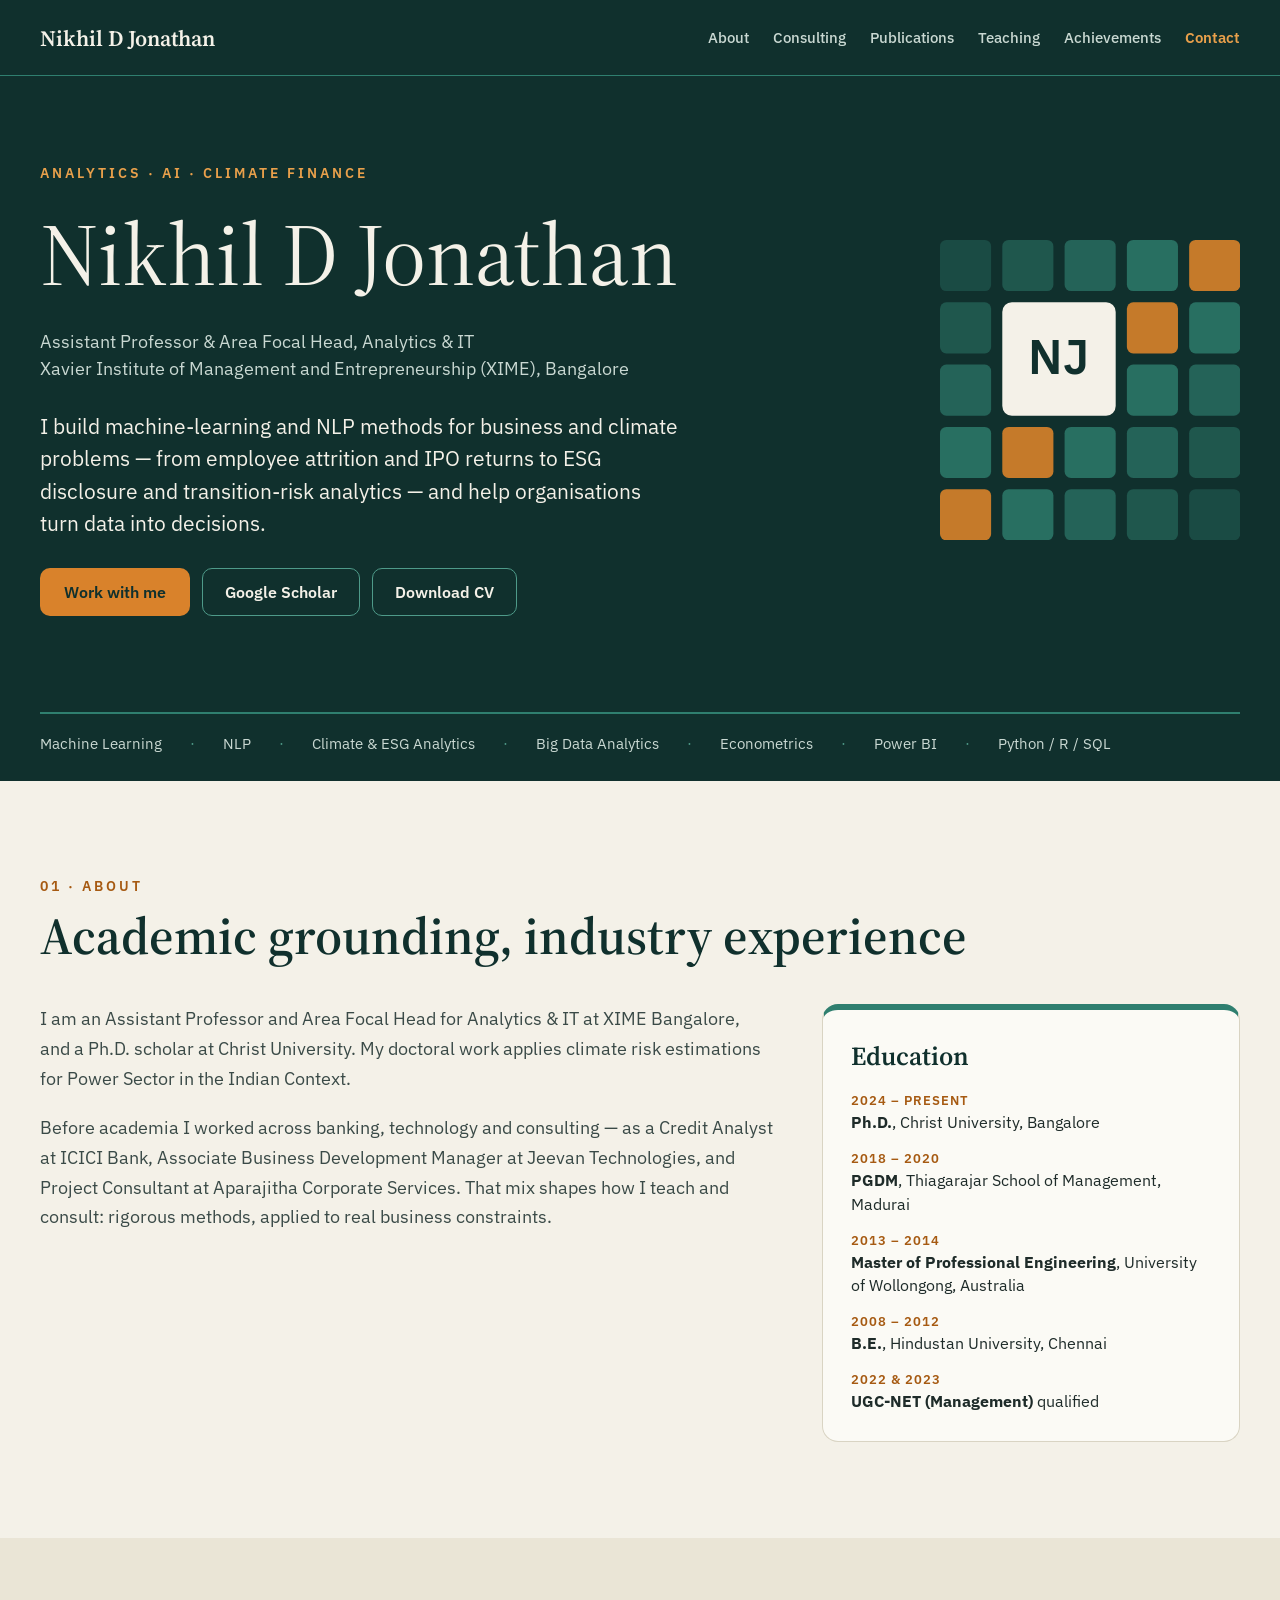
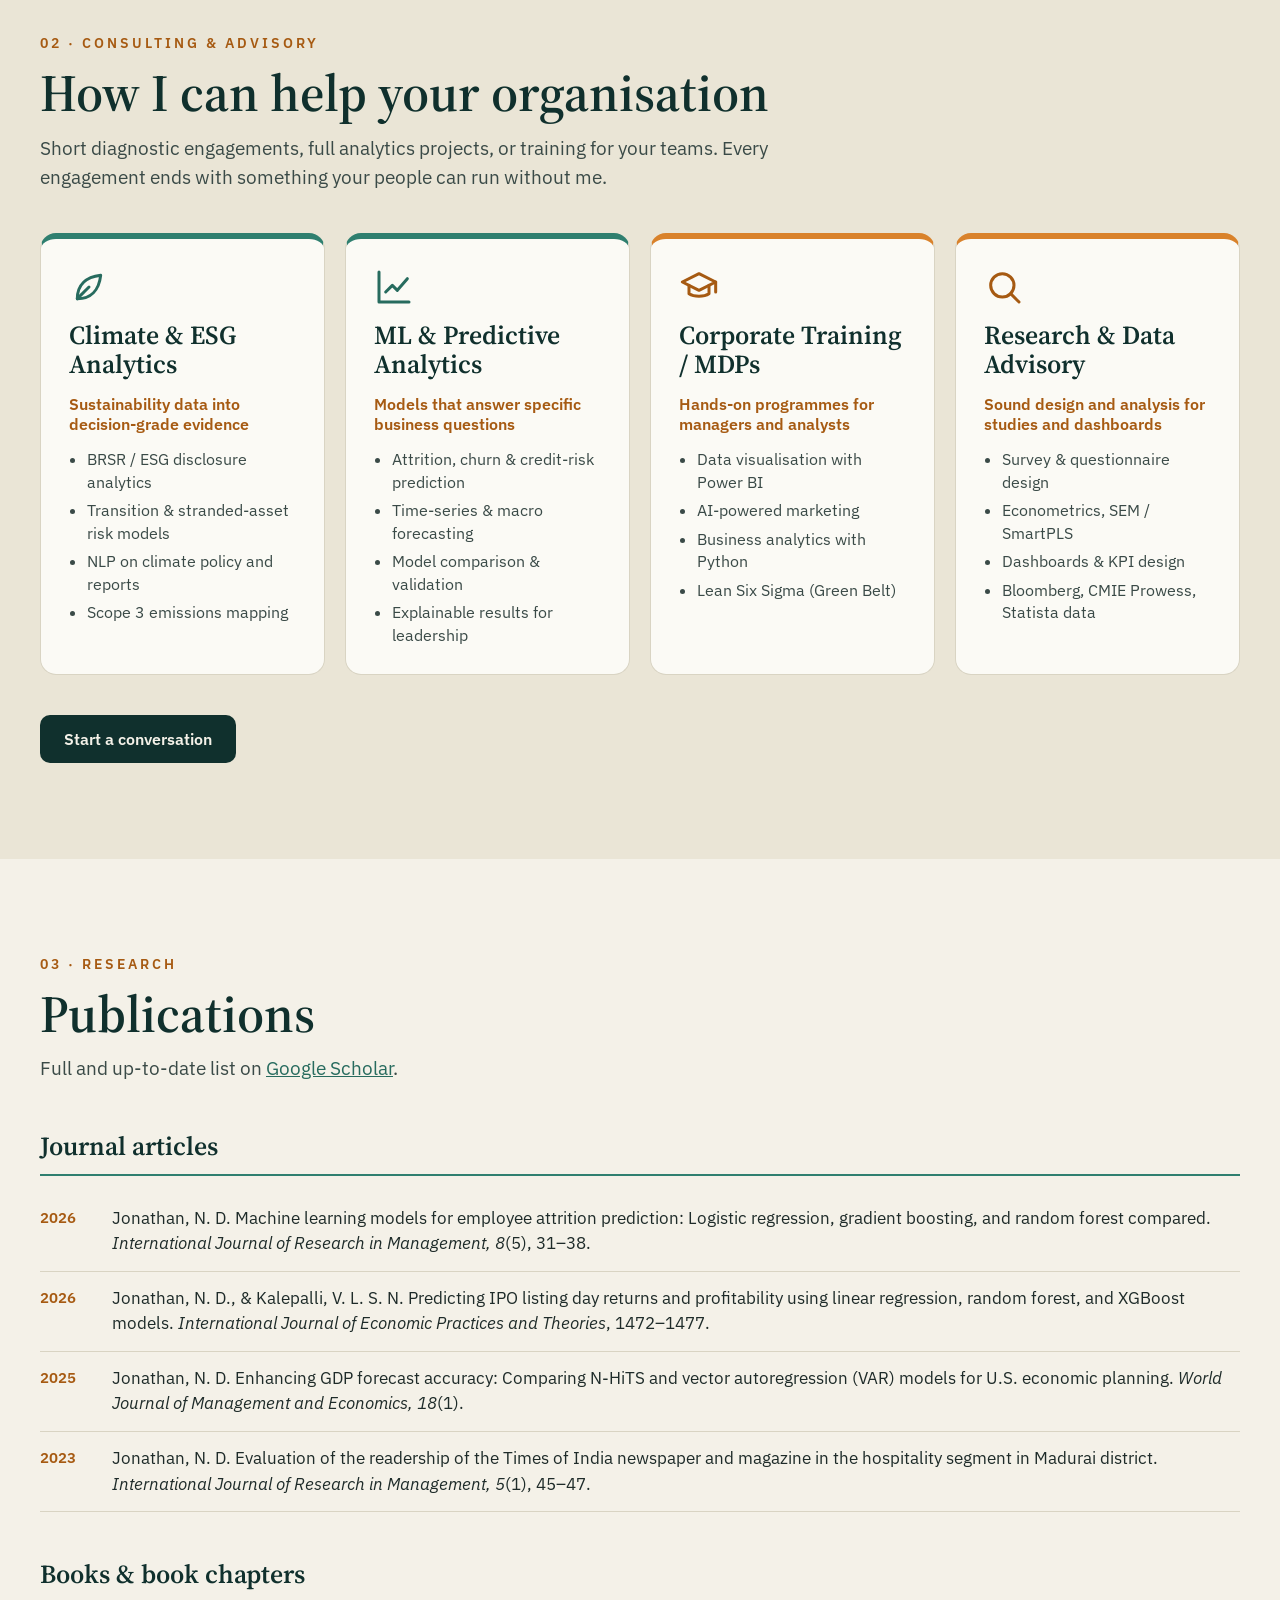
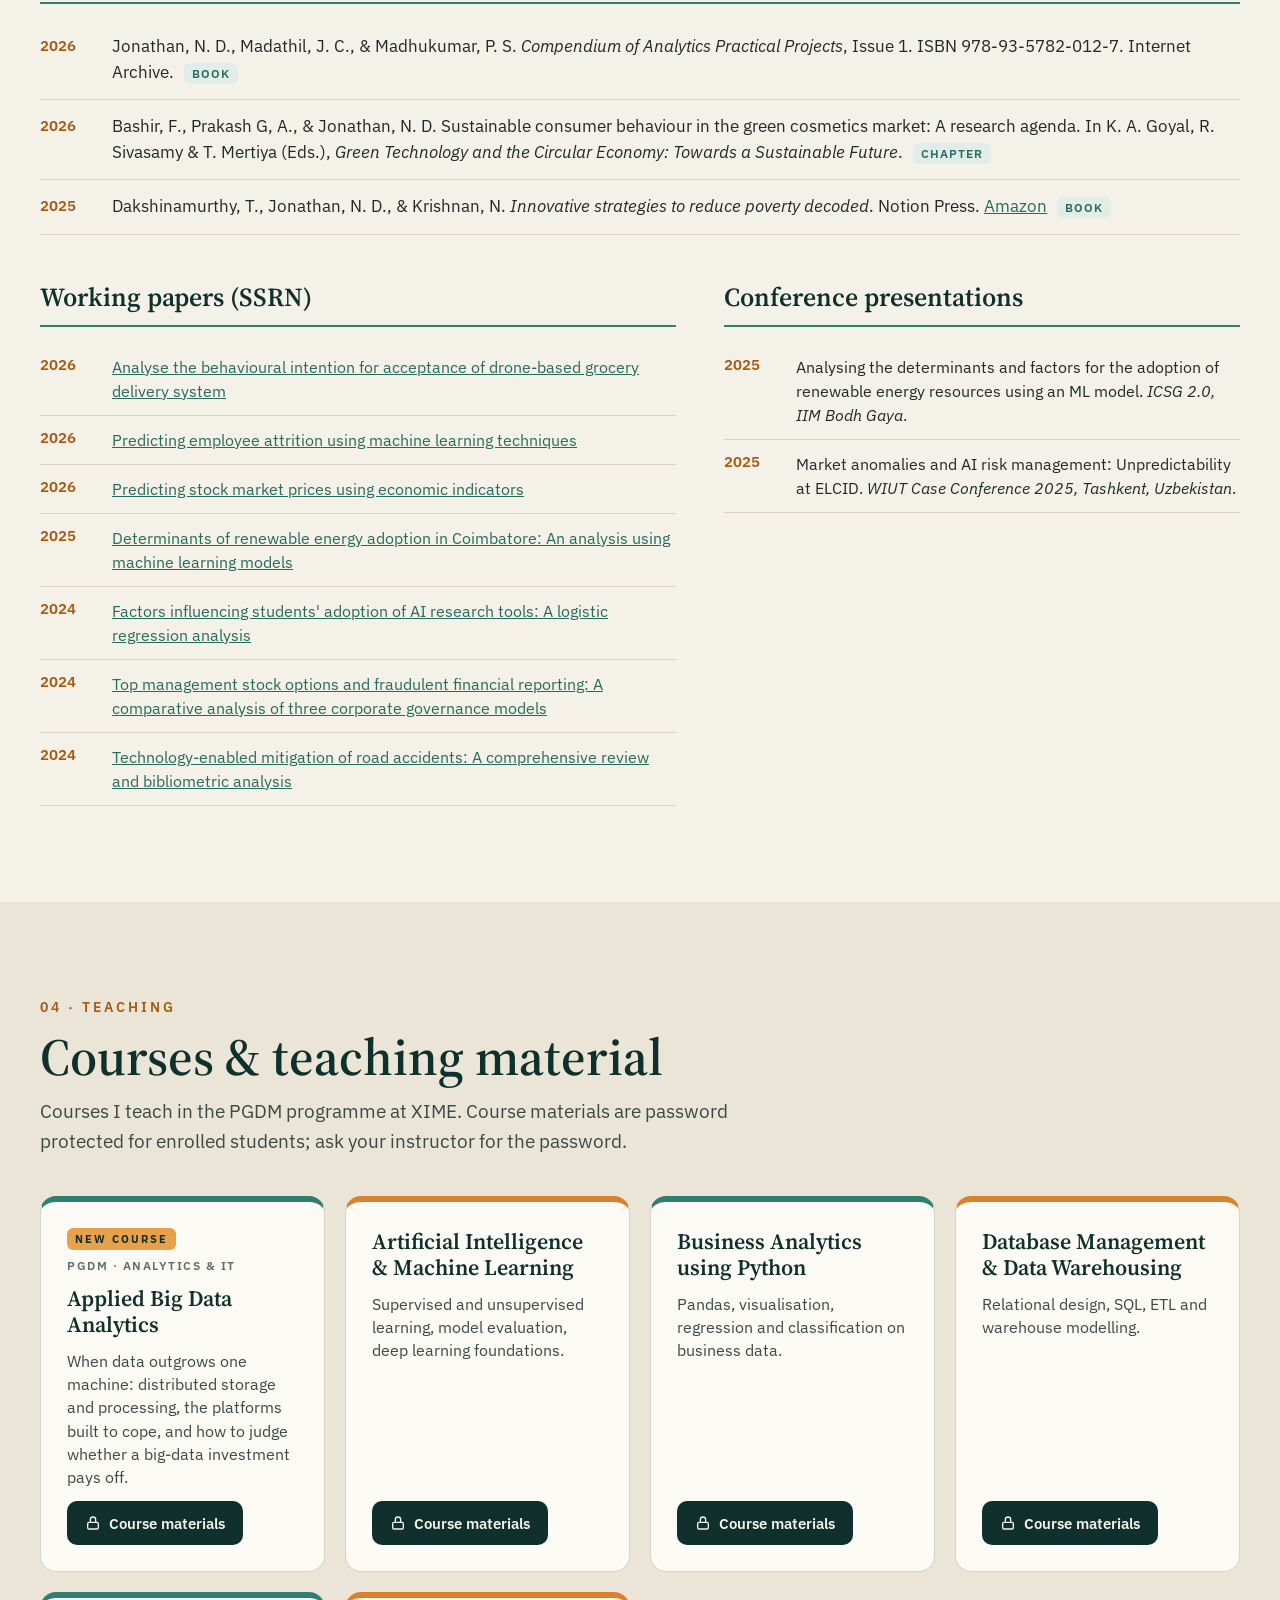
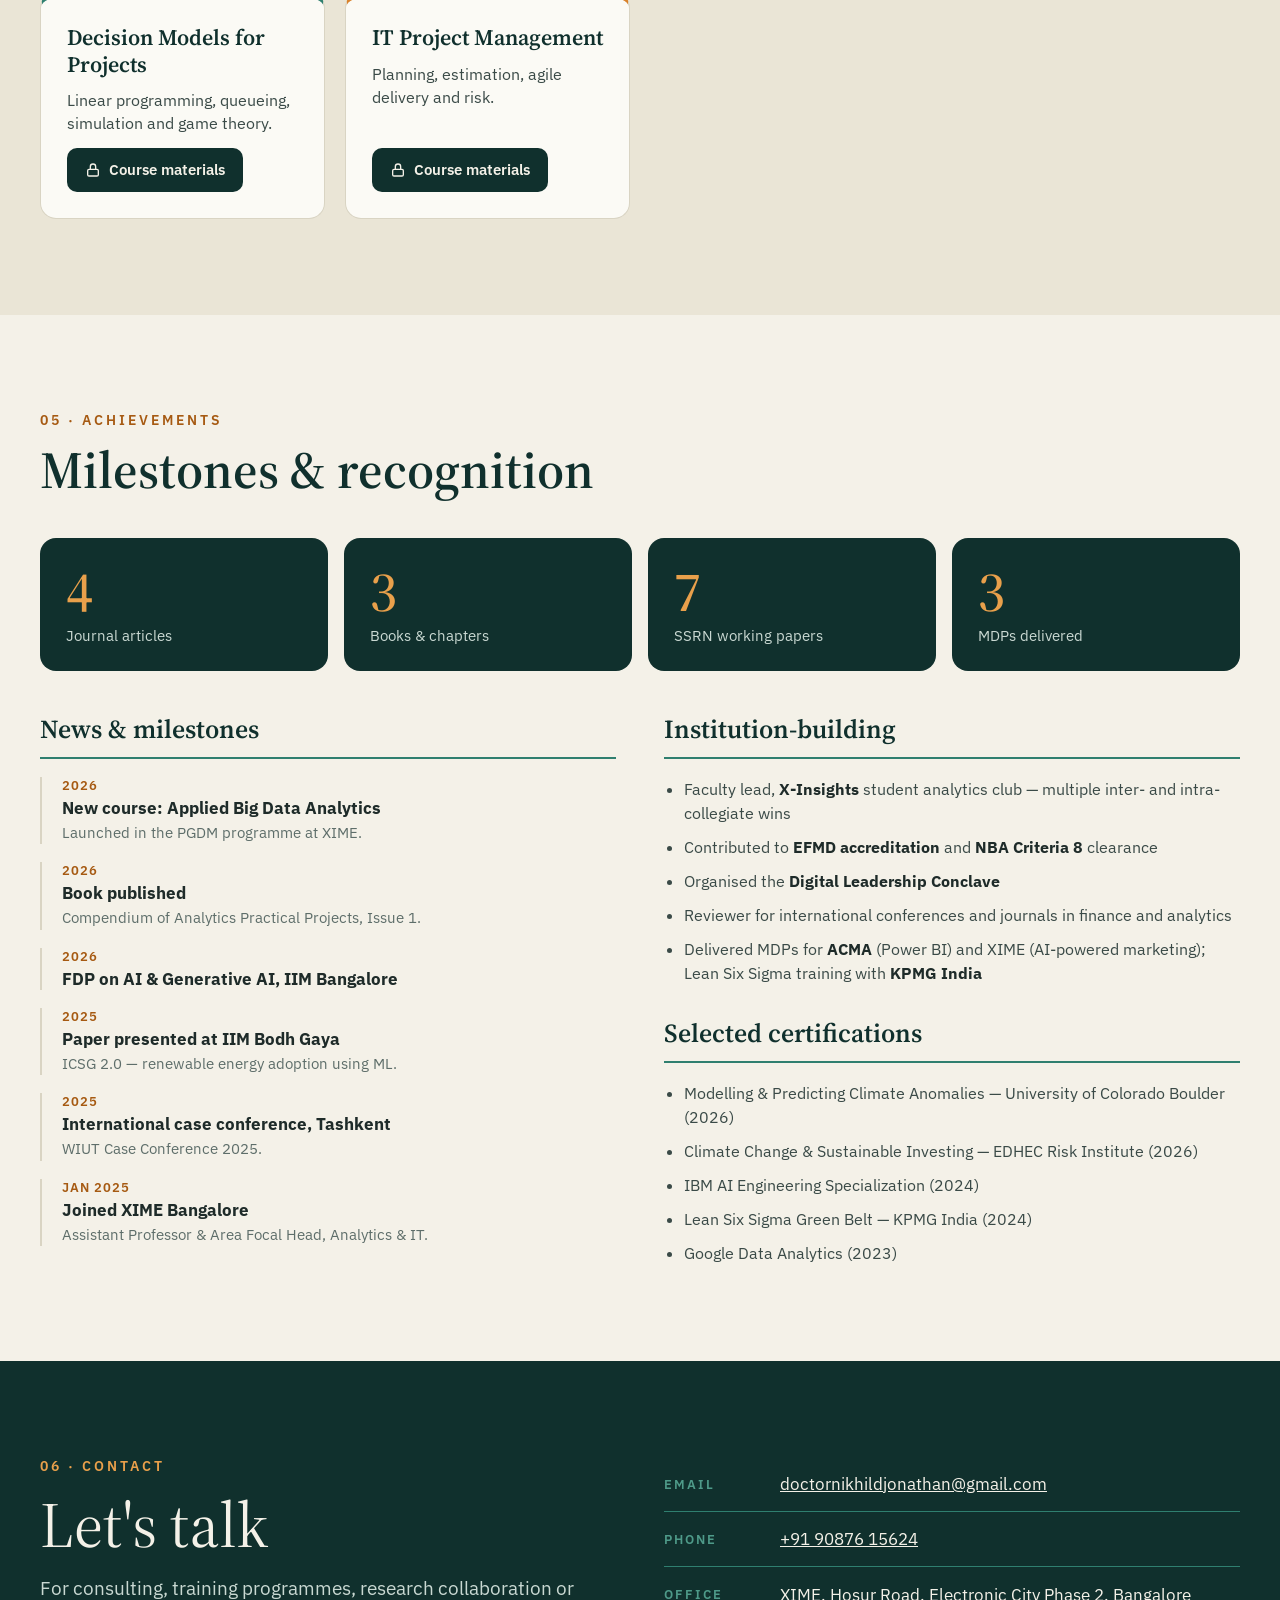
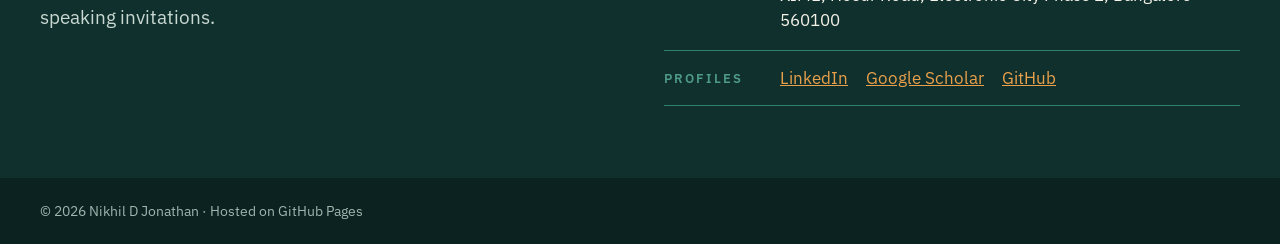
<file: index.html>
<!doctype html>
<html lang="en">
<head>
<meta charset="utf-8">
<meta name="viewport" content="width=device-width, initial-scale=1">
<title>Nikhil D Jonathan | Analytics &amp; AI</title>
<meta name="description" content="Nikhil D Jonathan — Assistant Professor &amp; Area Focal Head, Analytics &amp; IT, XIME Bangalore. Machine learning, big data, climate &amp; ESG analytics, consulting and corporate training.">
<meta property="og:title" content="Nikhil D Jonathan | Analytics &amp; AI">
<meta property="og:description" content="Research, teaching and consulting in machine learning, big data, climate &amp; ESG analytics.">
<meta property="og:image" content="https://avatars.githubusercontent.com/u/234735012?v=4">
<link rel="icon" href="data:image/svg+xml,<svg xmlns='http://www.w3.org/2000/svg' viewBox='0 0 100 100'><rect width='100' height='100' rx='20' fill='%2310302D'/><text x='50' y='66' font-size='50' text-anchor='middle' fill='%23F4F1E8' font-family='Georgia'>NJ</text></svg>">
<link rel="preconnect" href="https://fonts.googleapis.com">
<link rel="preconnect" href="https://fonts.gstatic.com" crossorigin="">
<link href="https://fonts.googleapis.com/css2?family=Source+Serif+4:ital,wght@0,400..700;1,400..700&amp;family=IBM+Plex+Sans:ital,wght@0,400;0,500;0,600;0,700;1,400&amp;display=swap" rel="stylesheet">
<style>
body{margin:0;background:#F4F1E8}
a{color:#276B5E}a:hover{color:#10302D}
h1,h2,h3,p,ul,ol{margin:0}
</style>
<style>
html{scroll-behavior:smooth}
[hidden]{display:none!important}
.course-grid{display:grid;grid-template-columns:repeat(auto-fit,minmax(260px,1fr));gap:20px}
.course-card{background:#FBFAF5;border:1px solid #D9D4C3;border-top:6px solid #2F7F6F;border-radius:16px;padding:26px;display:flex;flex-direction:column;gap:12px}
.course-card h3{font-family:'Source Serif 4',Georgia,serif;font-size:22px;font-weight:600;line-height:1.2;color:#10302D}
.course-card p{font-size:15.5px;line-height:1.5;color:#3A4A47;flex:1}
.course-tags{display:flex;flex-wrap:wrap;gap:8px;align-items:center}
.course-badge{font-size:11px;font-weight:700;letter-spacing:2px;color:#10302D;background:#E9A04B;border-radius:6px;padding:4px 8px;text-transform:uppercase}
.course-label{font-size:12px;font-weight:600;letter-spacing:1.5px;color:#5E6E6A;text-transform:uppercase}
.course-btn{align-self:flex-start;display:inline-flex;align-items:center;gap:8px;min-height:44px;padding:0 18px;border:0;border-radius:10px;background:#10302D;color:#F4F1E8;font:600 15px 'IBM Plex Sans',Arial,sans-serif;cursor:pointer}
.course-btn:hover{background:#276B5E}
.course-btn:focus-visible,.mat-dialog button:focus-visible,.mat-dialog input:focus-visible,.mat-year summary:focus-visible{outline:3px solid #D9822B;outline-offset:2px}
.mat-dialog{width:min(640px,calc(100vw - 32px));max-height:min(80vh,760px);border:0;border-radius:18px;padding:0;background:#F4F1E8;color:#1E2B29;font-family:'IBM Plex Sans',Arial,sans-serif;box-shadow:0 24px 60px rgba(16,48,45,.35)}
.mat-dialog::backdrop{background:rgba(11,34,32,.6)}
.mat-head{display:flex;justify-content:space-between;align-items:flex-start;gap:16px;background:#10302D;padding:22px 24px}
.mat-head p{font-size:12px;font-weight:600;letter-spacing:2.5px;text-transform:uppercase;color:#E9A04B;margin:0 0 6px}
.mat-head h2{font-family:'Source Serif 4',Georgia,serif;font-size:26px;font-weight:500;line-height:1.15;color:#F4F1E8;margin:0}
.mat-close{flex:0 0 44px;height:44px;border:1px solid #2F7F6F;border-radius:10px;background:transparent;color:#F4F1E8;font-size:22px;cursor:pointer}
.mat-body{padding:24px;overflow:auto}
.mat-form{display:flex;flex-direction:column;gap:10px}
.mat-form label{font-weight:600;font-size:15px;color:#10302D}
.mat-row{display:flex;flex-wrap:wrap;gap:10px}
.mat-row input{flex:1 1 220px;min-height:44px;padding:0 14px;border:1.5px solid #B9B29C;border-radius:10px;background:#FBFAF5;font:16px 'IBM Plex Sans',Arial,sans-serif;color:#1E2B29}
.mat-row button{min-height:44px;padding:0 20px;border:0;border-radius:10px;background:#D9822B;color:#10302D;font:600 15px 'IBM Plex Sans',Arial,sans-serif;cursor:pointer}
.mat-row button:disabled{opacity:.6;cursor:wait}
.mat-hint{font-size:14px;color:#5E6E6A;margin:0}
.mat-msg{min-height:20px;font-size:14.5px;color:#9A3B12;margin:0}
.mat-list{display:flex;flex-direction:column;gap:12px}
.mat-year{background:#FBFAF5;border:1px solid #D9D4C3;border-radius:12px}
.mat-year summary{display:flex;align-items:center;gap:10px;min-height:52px;padding:0 16px;cursor:pointer;list-style:none;font-weight:600}
.mat-year summary::-webkit-details-marker{display:none}
.mat-year summary::after{content:'';margin-left:auto;width:8px;height:8px;border-right:2px solid #276B5E;border-bottom:2px solid #276B5E;transform:rotate(-45deg);transition:transform .15s}
.mat-year[open] summary::after{transform:rotate(45deg)}
.mat-y{font-size:17px;color:#10302D}
.mat-n{font-size:13px;font-weight:500;color:#5E6E6A}
.mat-year ul{list-style:none;margin:0;padding:4px 16px 14px 46px;display:flex;flex-direction:column;gap:10px;border-top:1px solid #D9D4C3;padding-top:12px}
.mat-year li{display:flex;flex-direction:column;gap:2px}
.mat-year li a{font-weight:600;font-size:15.5px;color:#276B5E}
.mat-year li span{font-size:13.5px;color:#5E6E6A}
.mat-empty{color:#5E6E6A}
</style>
</head>
<body>
<div style="font-family:'IBM Plex Sans', Arial, sans-serif;color:#1E2B29;background:#F4F1E8;width:100%;min-height:100vh">

<!-- HEADER -->
<header style="background:#10302D;border-bottom:1px solid #2F7F6F">
<div style="max-width:1200px;margin:0 auto;padding:18px 24px;display:flex;flex-wrap:wrap;gap:16px;align-items:center;justify-content:space-between">
<a href="#top" style="font-family:'Source Serif 4', Georgia, serif;font-size:22px;font-weight:600;color:#F4F1E8;text-decoration:none">Nikhil D Jonathan</a>
<nav aria-label="Main">
<ul style="list-style:none;padding:0;display:flex;flex-wrap:wrap;gap:4px 24px">
<li><a href="#about" style="color:#C9D8D2;text-decoration:none;font-size:15px;font-weight:500;display:inline-block;padding:10px 0">About</a></li>
<li><a href="#services" style="color:#C9D8D2;text-decoration:none;font-size:15px;font-weight:500;display:inline-block;padding:10px 0">Consulting</a></li>
<li><a href="#publications" style="color:#C9D8D2;text-decoration:none;font-size:15px;font-weight:500;display:inline-block;padding:10px 0">Publications</a></li>
<li><a href="#teaching" style="color:#C9D8D2;text-decoration:none;font-size:15px;font-weight:500;display:inline-block;padding:10px 0">Teaching</a></li>
<li><a href="#achievements" style="color:#C9D8D2;text-decoration:none;font-size:15px;font-weight:500;display:inline-block;padding:10px 0">Achievements</a></li>
<li><a href="#contact" style="color:#E9A04B;text-decoration:none;font-size:15px;font-weight:600;display:inline-block;padding:10px 0">Contact</a></li>
</ul>
</nav>
</div>
</header>

<main id="top">

<!-- HERO -->
<section style="background:#10302D;color:#F4F1E8">
<div style="max-width:1200px;margin:0 auto;padding:88px 24px 96px;display:flex;flex-wrap:wrap;gap:56px;align-items:center">
<div style="flex:999 1 560px;min-width:0;display:flex;flex-direction:column;gap:28px">
<p style="font-size:14px;font-weight:600;letter-spacing:3px;text-transform:uppercase;color:#E9A04B">Analytics · AI · Climate Finance</p>
<h1 style="font-family:'Source Serif 4', Georgia, serif;font-size:clamp(48px, 7vw, 88px);font-weight:400;line-height:1.02;color:#F4F1E8">Nikhil D Jonathan</h1>
<p style="font-size:18px;line-height:1.5;color:#C9D8D2">Assistant Professor &amp; Area Focal Head, Analytics &amp; IT<br>Xavier Institute of Management and Entrepreneurship (XIME), Bangalore</p>
<p style="font-size:21px;line-height:1.55;color:#F4F1E8;max-width:640px">I build machine-learning and NLP methods for business and climate problems — from employee attrition and IPO returns to ESG disclosure and transition-risk analytics — and help organisations turn data into decisions.</p>
<div style="display:flex;flex-wrap:wrap;gap:12px">
<a href="#services" style="background:#D9822B;color:#10302D;text-decoration:none;font-weight:600;font-size:16px;padding:14px 24px;border-radius:10px;display:inline-flex;align-items:center;min-height:20px">Work with me</a>
<a href="https://scholar.google.com/citations?user=9s0PzFMAAAAJ&amp;hl=en" target="_blank" rel="noopener" style="border:1.5px solid #4E9A89;color:#F4F1E8;text-decoration:none;font-weight:600;font-size:16px;padding:13px 22px;border-radius:10px;display:inline-flex;align-items:center">Google Scholar</a>
<a href="assets/Nikhil_D_Jonathan_CV.pdf" target="_blank" style="border:1.5px solid #4E9A89;color:#F4F1E8;text-decoration:none;font-weight:600;font-size:16px;padding:13px 22px;border-radius:10px;display:inline-flex;align-items:center">Download CV</a>
</div>
</div>
<div style="flex:1 1 300px;display:flex;justify-content:center">
<svg id="nj-grid" role="img" aria-label="Grid of data blocks in teal and amber, the site's signature motif" viewBox="0 0 376 376" style="width:100%;max-width:340px;height:auto">
<rect x="0" y="0" width="64" height="64" rx="8" fill="#2F7F6F" opacity="0.35"/><rect x="78" y="0" width="64" height="64" rx="8" fill="#2F7F6F" opacity="0.5"/><rect x="156" y="0" width="64" height="64" rx="8" fill="#2F7F6F" opacity="0.65"/><rect x="234" y="0" width="64" height="64" rx="8" fill="#2F7F6F" opacity="0.8"/><rect x="312" y="0" width="64" height="64" rx="8" fill="#D9822B" opacity="0.9"/>
<rect x="0" y="78" width="64" height="64" rx="8" fill="#2F7F6F" opacity="0.5"/><rect x="78" y="78" width="142" height="142" rx="12" fill="#F4F1E8"/><text x="149" y="168" text-anchor="middle" font-family="Source Serif 4, Georgia, serif" font-size="60" font-weight="600" fill="#10302D">NJ</text><rect x="234" y="78" width="64" height="64" rx="8" fill="#D9822B" opacity="0.9"/><rect x="312" y="78" width="64" height="64" rx="8" fill="#2F7F6F" opacity="0.8"/>
<rect x="0" y="156" width="64" height="64" rx="8" fill="#2F7F6F" opacity="0.65"/><rect x="234" y="156" width="64" height="64" rx="8" fill="#2F7F6F" opacity="0.8"/><rect x="312" y="156" width="64" height="64" rx="8" fill="#2F7F6F" opacity="0.65"/>
<rect x="0" y="234" width="64" height="64" rx="8" fill="#2F7F6F" opacity="0.8"/><rect x="78" y="234" width="64" height="64" rx="8" fill="#D9822B" opacity="0.9"/><rect x="156" y="234" width="64" height="64" rx="8" fill="#2F7F6F" opacity="0.8"/><rect x="234" y="234" width="64" height="64" rx="8" fill="#2F7F6F" opacity="0.65"/><rect x="312" y="234" width="64" height="64" rx="8" fill="#2F7F6F" opacity="0.5"/>
<rect x="0" y="312" width="64" height="64" rx="8" fill="#D9822B" opacity="0.9"/><rect x="78" y="312" width="64" height="64" rx="8" fill="#2F7F6F" opacity="0.8"/><rect x="156" y="312" width="64" height="64" rx="8" fill="#2F7F6F" opacity="0.65"/><rect x="234" y="312" width="64" height="64" rx="8" fill="#2F7F6F" opacity="0.5"/><rect x="312" y="312" width="64" height="64" rx="8" fill="#2F7F6F" opacity="0.35"/>
</svg>
</div>
</div>
<div style="max-width:1200px;margin:0 auto;padding:0 24px">
<div style="border-top:2px solid #2F7F6F;padding:20px 0 28px;display:flex;flex-wrap:wrap;gap:8px 28px">
<span style="font-size:15px;color:#C9D8D2">Machine Learning</span><span style="font-size:15px;color:#4E9A89">·</span>
<span style="font-size:15px;color:#C9D8D2">NLP</span><span style="font-size:15px;color:#4E9A89">·</span>
<span style="font-size:15px;color:#C9D8D2">Climate &amp; ESG Analytics</span><span style="font-size:15px;color:#4E9A89">·</span>
<span style="font-size:15px;color:#C9D8D2">Big Data Analytics</span><span style="font-size:15px;color:#4E9A89">·</span>
<span style="font-size:15px;color:#C9D8D2">Econometrics</span><span style="font-size:15px;color:#4E9A89">·</span>
<span style="font-size:15px;color:#C9D8D2">Power BI</span><span style="font-size:15px;color:#4E9A89">·</span>
<span style="font-size:15px;color:#C9D8D2">Python / R / SQL</span>
</div>
</div>
</section>

<!-- ABOUT -->
<section id="about">
<div style="max-width:1200px;margin:0 auto;padding:96px 24px;display:flex;flex-direction:column;gap:40px">
<div style="display:flex;flex-direction:column;gap:12px">
<p style="font-size:14px;font-weight:600;letter-spacing:3px;text-transform:uppercase;color:#A65A12">01 · About</p>
<h2 style="font-family:'Source Serif 4', Georgia, serif;font-size:clamp(34px, 4.5vw, 52px);font-weight:600;line-height:1.1;color:#10302D">Academic grounding, industry experience</h2>
</div>
<div style="display:flex;flex-wrap:wrap;gap:48px">
<div style="flex:999 1 480px;min-width:0;display:flex;flex-direction:column;gap:20px">
<p style="font-size:18px;line-height:1.65;color:#3A4A47">I am an Assistant Professor and Area Focal Head for Analytics &amp; IT at XIME Bangalore, and a Ph.D. scholar at Christ University. My doctoral work applies climate risk estimations for Power Sector in the Indian Context.</p>
<p style="font-size:18px;line-height:1.65;color:#3A4A47">Before academia I worked across banking, technology and consulting — as a Credit Analyst at ICICI Bank, Associate Business Development Manager at Jeevan Technologies, and Project Consultant at Aparajitha Corporate Services. That mix shapes how I teach and consult: rigorous methods, applied to real business constraints.</p>
</div>
<div style="flex:1 1 360px;min-width:0;background:#FBFAF5;border:1px solid #D9D4C3;border-top:6px solid #2F7F6F;border-radius:16px;padding:28px;display:flex;flex-direction:column;gap:18px">
<h3 style="font-family:'Source Serif 4', Georgia, serif;font-size:26px;font-weight:600;color:#10302D">Education</h3>
<ul style="list-style:none;padding:0;display:flex;flex-direction:column;gap:16px">
<li style="display:flex;flex-direction:column;gap:2px"><span style="font-size:13px;font-weight:600;letter-spacing:1px;color:#A65A12">2024 – PRESENT</span><span style="font-size:16px;line-height:1.45;color:#1E2B29"><strong>Ph.D.</strong>, Christ University, Bangalore</span></li>
<li style="display:flex;flex-direction:column;gap:2px"><span style="font-size:13px;font-weight:600;letter-spacing:1px;color:#A65A12">2018 – 2020</span><span style="font-size:16px;line-height:1.45;color:#1E2B29"><strong>PGDM</strong>, Thiagarajar School of Management, Madurai</span></li>
<li style="display:flex;flex-direction:column;gap:2px"><span style="font-size:13px;font-weight:600;letter-spacing:1px;color:#A65A12">2013 – 2014</span><span style="font-size:16px;line-height:1.45;color:#1E2B29"><strong>Master of Professional Engineering</strong>, University of Wollongong, Australia</span></li>
<li style="display:flex;flex-direction:column;gap:2px"><span style="font-size:13px;font-weight:600;letter-spacing:1px;color:#A65A12">2008 – 2012</span><span style="font-size:16px;line-height:1.45;color:#1E2B29"><strong>B.E.</strong>, Hindustan University, Chennai</span></li>
<li style="display:flex;flex-direction:column;gap:2px"><span style="font-size:13px;font-weight:600;letter-spacing:1px;color:#A65A12">2022 &amp; 2023</span><span style="font-size:16px;line-height:1.45;color:#1E2B29"><strong>UGC-NET (Management)</strong> qualified</span></li>
</ul>
</div>
</div>
</div>
</section>

<!-- CONSULTING -->
<section id="services" style="background:#EAE5D6">
<div style="max-width:1200px;margin:0 auto;padding:96px 24px;display:flex;flex-direction:column;gap:40px">
<div style="display:flex;flex-direction:column;gap:12px;max-width:760px">
<p style="font-size:14px;font-weight:600;letter-spacing:3px;text-transform:uppercase;color:#A65A12">02 · Consulting &amp; Advisory</p>
<h2 style="font-family:'Source Serif 4', Georgia, serif;font-size:clamp(34px, 4.5vw, 52px);font-weight:600;line-height:1.1;color:#10302D">How I can help your organisation</h2>
<p style="font-size:19px;line-height:1.55;color:#3A4A47">Short diagnostic engagements, full analytics projects, or training for your teams. Every engagement ends with something your people can run without me.</p>
</div>
<div style="display:grid;grid-template-columns:repeat(auto-fit, minmax(250px, 1fr));gap:20px">

<div style="background:#FBFAF5;border:1px solid #D9D4C3;border-top:6px solid #2F7F6F;border-radius:16px;padding:28px;display:flex;flex-direction:column;gap:14px">
<svg aria-hidden="true" width="40" height="40" viewBox="0 0 24 24" fill="none" stroke="#276B5E" stroke-width="1.8" stroke-linecap="round" stroke-linejoin="round"><path d="M5 19c0-8 5-13 14-14-1 9-6 14-14 14z"/><path d="M5 19l7-7"/></svg>
<h3 style="font-family:'Source Serif 4', Georgia, serif;font-size:26px;font-weight:600;line-height:1.15;color:#10302D">Climate &amp; ESG Analytics</h3>
<p style="font-size:16px;font-weight:600;color:#A65A12">Sustainability data into decision-grade evidence</p>
<ul style="padding-left:18px;display:flex;flex-direction:column;gap:6px;font-size:15.5px;line-height:1.45;color:#3A4A47">
<li>BRSR / ESG disclosure analytics</li>
<li>Transition &amp; stranded-asset risk models</li>
<li>NLP on climate policy and reports</li>
<li>Scope 3 emissions mapping</li>
</ul>
</div>

<div style="background:#FBFAF5;border:1px solid #D9D4C3;border-top:6px solid #2F7F6F;border-radius:16px;padding:28px;display:flex;flex-direction:column;gap:14px">
<svg aria-hidden="true" width="40" height="40" viewBox="0 0 24 24" fill="none" stroke="#276B5E" stroke-width="1.8" stroke-linecap="round" stroke-linejoin="round"><path d="M3 3v18h18"/><path d="M7 15l4-4 3 3 6-7"/></svg>
<h3 style="font-family:'Source Serif 4', Georgia, serif;font-size:26px;font-weight:600;line-height:1.15;color:#10302D">ML &amp; Predictive Analytics</h3>
<p style="font-size:16px;font-weight:600;color:#A65A12">Models that answer specific business questions</p>
<ul style="padding-left:18px;display:flex;flex-direction:column;gap:6px;font-size:15.5px;line-height:1.45;color:#3A4A47">
<li>Attrition, churn &amp; credit-risk prediction</li>
<li>Time-series &amp; macro forecasting</li>
<li>Model comparison &amp; validation</li>
<li>Explainable results for leadership</li>
</ul>
</div>

<div style="background:#FBFAF5;border:1px solid #D9D4C3;border-top:6px solid #D9822B;border-radius:16px;padding:28px;display:flex;flex-direction:column;gap:14px">
<svg aria-hidden="true" width="40" height="40" viewBox="0 0 24 24" fill="none" stroke="#A65A12" stroke-width="1.8" stroke-linecap="round" stroke-linejoin="round"><path d="M2 9l10-5 10 5-10 5z"/><path d="M6 11v5c3 2 9 2 12 0v-5"/><path d="M22 9v6"/></svg>
<h3 style="font-family:'Source Serif 4', Georgia, serif;font-size:26px;font-weight:600;line-height:1.15;color:#10302D">Corporate Training / MDPs</h3>
<p style="font-size:16px;font-weight:600;color:#A65A12">Hands-on programmes for managers and analysts</p>
<ul style="padding-left:18px;display:flex;flex-direction:column;gap:6px;font-size:15.5px;line-height:1.45;color:#3A4A47">
<li>Data visualisation with Power BI</li>
<li>AI-powered marketing</li>
<li>Business analytics with Python</li>
<li>Lean Six Sigma (Green Belt)</li>
</ul>
</div>

<div style="background:#FBFAF5;border:1px solid #D9D4C3;border-top:6px solid #D9822B;border-radius:16px;padding:28px;display:flex;flex-direction:column;gap:14px">
<svg aria-hidden="true" width="40" height="40" viewBox="0 0 24 24" fill="none" stroke="#A65A12" stroke-width="1.8" stroke-linecap="round" stroke-linejoin="round"><circle cx="11" cy="11" r="7"/><path d="M21 21l-5-5"/></svg>
<h3 style="font-family:'Source Serif 4', Georgia, serif;font-size:26px;font-weight:600;line-height:1.15;color:#10302D">Research &amp; Data Advisory</h3>
<p style="font-size:16px;font-weight:600;color:#A65A12">Sound design and analysis for studies and dashboards</p>
<ul style="padding-left:18px;display:flex;flex-direction:column;gap:6px;font-size:15.5px;line-height:1.45;color:#3A4A47">
<li>Survey &amp; questionnaire design</li>
<li>Econometrics, SEM / SmartPLS</li>
<li>Dashboards &amp; KPI design</li>
<li>Bloomberg, CMIE Prowess, Statista data</li>
</ul>
</div>

</div>
<div><a href="mailto:doctornikhildjonathan@gmail.com?subject=Consulting%20enquiry" style="background:#10302D;color:#F4F1E8;text-decoration:none;font-weight:600;font-size:16px;padding:14px 24px;border-radius:10px;display:inline-flex;align-items:center">Start a conversation</a></div>
</div>
</section>

<!-- PUBLICATIONS -->
<section id="publications">
<div style="max-width:1200px;margin:0 auto;padding:96px 24px;display:flex;flex-direction:column;gap:44px">
<div style="display:flex;flex-direction:column;gap:12px">
<p style="font-size:14px;font-weight:600;letter-spacing:3px;text-transform:uppercase;color:#A65A12">03 · Research</p>
<h2 style="font-family:'Source Serif 4', Georgia, serif;font-size:clamp(34px, 4.5vw, 52px);font-weight:600;line-height:1.1;color:#10302D">Publications</h2>
<p style="font-size:19px;line-height:1.55;color:#3A4A47">Full and up-to-date list on <a href="https://scholar.google.com/citations?user=9s0PzFMAAAAJ&amp;hl=en" target="_blank" rel="noopener">Google Scholar</a>.</p>
</div>

<div id="pubs-root" style="display:flex;flex-direction:column;gap:44px">
<div style="display:flex;flex-direction:column;gap:16px">
<h3 style="font-family:'Source Serif 4', Georgia, serif;font-size:26px;font-weight:600;color:#10302D;border-bottom:2px solid #2F7F6F;padding-bottom:10px">Journal articles</h3>
<ol style="list-style:none;padding:0;display:flex;flex-direction:column">
<li style="display:flex;gap:20px;padding:14px 0;border-bottom:1px solid #D9D4C3"><span style="flex:0 0 52px;font-weight:600;color:#A65A12;font-size:15px;padding-top:2px">2026</span><span style="flex:1;min-width:0;font-size:16.5px;line-height:1.55;color:#1E2B29">Jonathan, N. D. Machine learning models for employee attrition prediction: Logistic regression, gradient boosting, and random forest compared. <em>International Journal of Research in Management, 8</em>(5), 31–38.</span></li>
<li style="display:flex;gap:20px;padding:14px 0;border-bottom:1px solid #D9D4C3"><span style="flex:0 0 52px;font-weight:600;color:#A65A12;font-size:15px;padding-top:2px">2026</span><span style="flex:1;min-width:0;font-size:16.5px;line-height:1.55;color:#1E2B29">Jonathan, N. D., &amp; Kalepalli, V. L. S. N. Predicting IPO listing day returns and profitability using linear regression, random forest, and XGBoost models. <em>International Journal of Economic Practices and Theories</em>, 1472–1477.</span></li>
<li style="display:flex;gap:20px;padding:14px 0;border-bottom:1px solid #D9D4C3"><span style="flex:0 0 52px;font-weight:600;color:#A65A12;font-size:15px;padding-top:2px">2025</span><span style="flex:1;min-width:0;font-size:16.5px;line-height:1.55;color:#1E2B29">Jonathan, N. D. Enhancing GDP forecast accuracy: Comparing N-HiTS and vector autoregression (VAR) models for U.S. economic planning. <em>World Journal of Management and Economics, 18</em>(1).</span></li>
<li style="display:flex;gap:20px;padding:14px 0;border-bottom:1px solid #D9D4C3"><span style="flex:0 0 52px;font-weight:600;color:#A65A12;font-size:15px;padding-top:2px">2023</span><span style="flex:1;min-width:0;font-size:16.5px;line-height:1.55;color:#1E2B29">Jonathan, N. D. Evaluation of the readership of the Times of India newspaper and magazine in the hospitality segment in Madurai district. <em>International Journal of Research in Management, 5</em>(1), 45–47.</span></li>
</ol>
</div>

<div style="display:flex;flex-direction:column;gap:16px">
<h3 style="font-family:'Source Serif 4', Georgia, serif;font-size:26px;font-weight:600;color:#10302D;border-bottom:2px solid #2F7F6F;padding-bottom:10px">Books &amp; book chapters</h3>
<ol style="list-style:none;padding:0;display:flex;flex-direction:column">
<li style="display:flex;gap:20px;padding:14px 0;border-bottom:1px solid #D9D4C3"><span style="flex:0 0 52px;font-weight:600;color:#A65A12;font-size:15px;padding-top:2px">2026</span><span style="flex:1;min-width:0;font-size:16.5px;line-height:1.55;color:#1E2B29">Jonathan, N. D., Madathil, J. C., &amp; Madhukumar, P. S. <em>Compendium of Analytics Practical Projects</em>, Issue 1. ISBN 978-93-5782-012-7. Internet Archive. <span style="font-size:12px;font-weight:600;letter-spacing:1px;color:#276B5E;background:#E1EDE8;border-radius:6px;padding:3px 8px;margin-left:6px">BOOK</span></span></li>
<li style="display:flex;gap:20px;padding:14px 0;border-bottom:1px solid #D9D4C3"><span style="flex:0 0 52px;font-weight:600;color:#A65A12;font-size:15px;padding-top:2px">2026</span><span style="flex:1;min-width:0;font-size:16.5px;line-height:1.55;color:#1E2B29">Bashir, F., Prakash G, A., &amp; Jonathan, N. D. Sustainable consumer behaviour in the green cosmetics market: A research agenda. In K. A. Goyal, R. Sivasamy &amp; T. Mertiya (Eds.), <em>Green Technology and the Circular Economy: Towards a Sustainable Future</em>. <span style="font-size:12px;font-weight:600;letter-spacing:1px;color:#276B5E;background:#E1EDE8;border-radius:6px;padding:3px 8px;margin-left:6px">CHAPTER</span></span></li>
<li style="display:flex;gap:20px;padding:14px 0;border-bottom:1px solid #D9D4C3"><span style="flex:0 0 52px;font-weight:600;color:#A65A12;font-size:15px;padding-top:2px">2025</span><span style="flex:1;min-width:0;font-size:16.5px;line-height:1.55;color:#1E2B29">Dakshinamurthy, T., Jonathan, N. D., &amp; Krishnan, N. <em>Innovative strategies to reduce poverty decoded</em>. Notion Press. <a href="https://www.amazon.com/Innovative-Strategies-reduce-Poverty-Decoded/dp/B0FGQJDM96" target="_blank" rel="noopener">Amazon</a> <span style="font-size:12px;font-weight:600;letter-spacing:1px;color:#276B5E;background:#E1EDE8;border-radius:6px;padding:3px 8px;margin-left:6px">BOOK</span></span></li>
</ol>
</div>

<div style="display:flex;flex-wrap:wrap;gap:48px">
<div style="flex:1 1 480px;min-width:0;display:flex;flex-direction:column;gap:16px">
<h3 style="font-family:'Source Serif 4', Georgia, serif;font-size:26px;font-weight:600;color:#10302D;border-bottom:2px solid #2F7F6F;padding-bottom:10px">Working papers (SSRN)</h3>
<ol style="list-style:none;padding:0;display:flex;flex-direction:column">
<li style="display:flex;gap:20px;padding:12px 0;border-bottom:1px solid #D9D4C3"><span style="flex:0 0 52px;font-weight:600;color:#A65A12;font-size:15px">2026</span><a href="https://ssrn.com/abstract=6369378" target="_blank" rel="noopener" style="flex:1;min-width:0;font-size:16px;line-height:1.5">Analyse the behavioural intention for acceptance of drone-based grocery delivery system</a></li>
<li style="display:flex;gap:20px;padding:12px 0;border-bottom:1px solid #D9D4C3"><span style="flex:0 0 52px;font-weight:600;color:#A65A12;font-size:15px">2026</span><a href="https://ssrn.com/abstract=6369338" target="_blank" rel="noopener" style="flex:1;min-width:0;font-size:16px;line-height:1.5">Predicting employee attrition using machine learning techniques</a></li>
<li style="display:flex;gap:20px;padding:12px 0;border-bottom:1px solid #D9D4C3"><span style="flex:0 0 52px;font-weight:600;color:#A65A12;font-size:15px">2026</span><a href="https://ssrn.com/abstract=6369159" target="_blank" rel="noopener" style="flex:1;min-width:0;font-size:16px;line-height:1.5">Predicting stock market prices using economic indicators</a></li>
<li style="display:flex;gap:20px;padding:12px 0;border-bottom:1px solid #D9D4C3"><span style="flex:0 0 52px;font-weight:600;color:#A65A12;font-size:15px">2025</span><a href="https://ssrn.com/abstract=5091748" target="_blank" rel="noopener" style="flex:1;min-width:0;font-size:16px;line-height:1.5">Determinants of renewable energy adoption in Coimbatore: An analysis using machine learning models</a></li>
<li style="display:flex;gap:20px;padding:12px 0;border-bottom:1px solid #D9D4C3"><span style="flex:0 0 52px;font-weight:600;color:#A65A12;font-size:15px">2024</span><a href="https://ssrn.com/abstract=5058710" target="_blank" rel="noopener" style="flex:1;min-width:0;font-size:16px;line-height:1.5">Factors influencing students' adoption of AI research tools: A logistic regression analysis</a></li>
<li style="display:flex;gap:20px;padding:12px 0;border-bottom:1px solid #D9D4C3"><span style="flex:0 0 52px;font-weight:600;color:#A65A12;font-size:15px">2024</span><a href="https://ssrn.com/abstract=5057147" target="_blank" rel="noopener" style="flex:1;min-width:0;font-size:16px;line-height:1.5">Top management stock options and fraudulent financial reporting: A comparative analysis of three corporate governance models</a></li>
<li style="display:flex;gap:20px;padding:12px 0;border-bottom:1px solid #D9D4C3"><span style="flex:0 0 52px;font-weight:600;color:#A65A12;font-size:15px">2024</span><a href="https://ssrn.com/abstract=4947378" target="_blank" rel="noopener" style="flex:1;min-width:0;font-size:16px;line-height:1.5">Technology-enabled mitigation of road accidents: A comprehensive review and bibliometric analysis</a></li>
</ol>
</div>
<div style="flex:1 1 360px;min-width:0;display:flex;flex-direction:column;gap:16px">
<h3 style="font-family:'Source Serif 4', Georgia, serif;font-size:26px;font-weight:600;color:#10302D;border-bottom:2px solid #2F7F6F;padding-bottom:10px">Conference presentations</h3>
<ol style="list-style:none;padding:0;display:flex;flex-direction:column">
<li style="display:flex;gap:20px;padding:12px 0;border-bottom:1px solid #D9D4C3"><span style="flex:0 0 52px;font-weight:600;color:#A65A12;font-size:15px">2025</span><span style="flex:1;min-width:0;font-size:16px;line-height:1.5;color:#1E2B29">Analysing the determinants and factors for the adoption of renewable energy resources using an ML model. <em>ICSG 2.0, IIM Bodh Gaya</em>.</span></li>
<li style="display:flex;gap:20px;padding:12px 0;border-bottom:1px solid #D9D4C3"><span style="flex:0 0 52px;font-weight:600;color:#A65A12;font-size:15px">2025</span><span style="flex:1;min-width:0;font-size:16px;line-height:1.5;color:#1E2B29">Market anomalies and AI risk management: Unpredictability at ELCID. <em>WIUT Case Conference 2025, Tashkent, Uzbekistan</em>.</span></li>
</ol>
</div>
</div>
</div>
</div>
</section>

<!-- TEACHING -->
<section id="teaching" style="background:#EAE5D6">
<div style="max-width:1200px;margin:0 auto;padding:96px 24px;display:flex;flex-direction:column;gap:40px">
<div style="display:flex;flex-direction:column;gap:12px;max-width:760px">
<p style="font-size:14px;font-weight:600;letter-spacing:3px;text-transform:uppercase;color:#A65A12">04 · Teaching</p>
<h2 style="font-family:'Source Serif 4', Georgia, serif;font-size:clamp(34px, 4.5vw, 52px);font-weight:600;line-height:1.1;color:#10302D">Courses &amp; teaching material</h2>
<p style="font-size:19px;line-height:1.55;color:#3A4A47">Courses I teach in the PGDM programme at XIME. Course materials are password protected for enrolled students; ask your instructor for the password.</p>
</div>

<div id="teaching-root">
<div class="course-grid">
<div class="course-card" style="border-top-color:#2F7F6F">
<div class="course-tags"><span class="course-badge">New course</span><span class="course-label">PGDM · Analytics &amp; IT</span></div>
<h3>Applied Big Data Analytics</h3>
<p>When data outgrows one machine: distributed storage and processing, the platforms built to cope, and how to judge whether a big-data investment pays off.</p>
<button type="button" class="course-btn" data-course="abda" data-title="Applied Big Data Analytics"><svg aria-hidden="true" width="16" height="16" viewBox="0 0 24 24" fill="none" stroke="currentColor" stroke-width="2" stroke-linecap="round" stroke-linejoin="round"><rect x="4" y="11" width="16" height="10" rx="2"/><path d="M8 11V7a4 4 0 0 1 8 0v4"/></svg> Course materials</button>
</div>
<div class="course-card" style="border-top-color:#D9822B">
<h3>Artificial Intelligence &amp; Machine Learning</h3>
<p>Supervised and unsupervised learning, model evaluation, deep learning foundations.</p>
<button type="button" class="course-btn" data-course="aiml" data-title="Artificial Intelligence &amp; Machine Learning"><svg aria-hidden="true" width="16" height="16" viewBox="0 0 24 24" fill="none" stroke="currentColor" stroke-width="2" stroke-linecap="round" stroke-linejoin="round"><rect x="4" y="11" width="16" height="10" rx="2"/><path d="M8 11V7a4 4 0 0 1 8 0v4"/></svg> Course materials</button>
</div>
<div class="course-card" style="border-top-color:#2F7F6F">
<h3>Business Analytics using Python</h3>
<p>Pandas, visualisation, regression and classification on business data.</p>
<button type="button" class="course-btn" data-course="bapy" data-title="Business Analytics using Python"><svg aria-hidden="true" width="16" height="16" viewBox="0 0 24 24" fill="none" stroke="currentColor" stroke-width="2" stroke-linecap="round" stroke-linejoin="round"><rect x="4" y="11" width="16" height="10" rx="2"/><path d="M8 11V7a4 4 0 0 1 8 0v4"/></svg> Course materials</button>
</div>
<div class="course-card" style="border-top-color:#D9822B">
<h3>Database Management &amp; Data Warehousing</h3>
<p>Relational design, SQL, ETL and warehouse modelling.</p>
<button type="button" class="course-btn" data-course="dbms" data-title="Database Management &amp; Data Warehousing"><svg aria-hidden="true" width="16" height="16" viewBox="0 0 24 24" fill="none" stroke="currentColor" stroke-width="2" stroke-linecap="round" stroke-linejoin="round"><rect x="4" y="11" width="16" height="10" rx="2"/><path d="M8 11V7a4 4 0 0 1 8 0v4"/></svg> Course materials</button>
</div>
<div class="course-card" style="border-top-color:#2F7F6F">
<h3>Decision Models for Projects</h3>
<p>Linear programming, queueing, simulation and game theory.</p>
<button type="button" class="course-btn" data-course="dmp" data-title="Decision Models for Projects"><svg aria-hidden="true" width="16" height="16" viewBox="0 0 24 24" fill="none" stroke="currentColor" stroke-width="2" stroke-linecap="round" stroke-linejoin="round"><rect x="4" y="11" width="16" height="10" rx="2"/><path d="M8 11V7a4 4 0 0 1 8 0v4"/></svg> Course materials</button>
</div>
<div class="course-card" style="border-top-color:#D9822B">
<h3>IT Project Management</h3>
<p>Planning, estimation, agile delivery and risk.</p>
<button type="button" class="course-btn" data-course="itpm" data-title="IT Project Management"><svg aria-hidden="true" width="16" height="16" viewBox="0 0 24 24" fill="none" stroke="currentColor" stroke-width="2" stroke-linecap="round" stroke-linejoin="round"><rect x="4" y="11" width="16" height="10" rx="2"/><path d="M8 11V7a4 4 0 0 1 8 0v4"/></svg> Course materials</button>
</div>
</div>
</div>
</div>
</section>

<!-- ACHIEVEMENTS -->
<section id="achievements">
<div style="max-width:1200px;margin:0 auto;padding:96px 24px;display:flex;flex-direction:column;gap:40px">
<div style="display:flex;flex-direction:column;gap:12px">
<p style="font-size:14px;font-weight:600;letter-spacing:3px;text-transform:uppercase;color:#A65A12">05 · Achievements</p>
<h2 style="font-family:'Source Serif 4', Georgia, serif;font-size:clamp(34px, 4.5vw, 52px);font-weight:600;line-height:1.1;color:#10302D">Milestones &amp; recognition</h2>
</div>
<div style="display:grid;grid-template-columns:repeat(auto-fit, minmax(200px, 1fr));gap:16px">
<div style="background:#10302D;border-radius:16px;padding:26px;display:flex;flex-direction:column;gap:6px"><b id="stat-journal" style="font-family:'Source Serif 4', Georgia, serif;font-size:56px;font-weight:500;line-height:1;color:#E9A04B">4</b><span style="font-size:15px;color:#C9D8D2">Journal articles</span></div>
<div style="background:#10302D;border-radius:16px;padding:26px;display:flex;flex-direction:column;gap:6px"><b id="stat-books" style="font-family:'Source Serif 4', Georgia, serif;font-size:56px;font-weight:500;line-height:1;color:#E9A04B">3</b><span style="font-size:15px;color:#C9D8D2">Books &amp; chapters</span></div>
<div style="background:#10302D;border-radius:16px;padding:26px;display:flex;flex-direction:column;gap:6px"><b id="stat-ssrn" style="font-family:'Source Serif 4', Georgia, serif;font-size:56px;font-weight:500;line-height:1;color:#E9A04B">7</b><span style="font-size:15px;color:#C9D8D2">SSRN working papers</span></div>
<div style="background:#10302D;border-radius:16px;padding:26px;display:flex;flex-direction:column;gap:6px"><b style="font-family:'Source Serif 4', Georgia, serif;font-size:56px;font-weight:500;line-height:1;color:#E9A04B">3</b><span style="font-size:15px;color:#C9D8D2">MDPs delivered</span></div>
</div>
<div style="display:flex;flex-wrap:wrap;gap:48px">
<div style="flex:1 1 420px;min-width:0;display:flex;flex-direction:column;gap:18px">
<h3 style="font-family:'Source Serif 4', Georgia, serif;font-size:26px;font-weight:600;color:#10302D;border-bottom:2px solid #2F7F6F;padding-bottom:10px">News &amp; milestones</h3>
<ul id="news-list" style="list-style:none;padding:0;display:flex;flex-direction:column;gap:18px">
<li style="display:flex;flex-direction:column;gap:3px;padding-left:20px;border-left:2px solid #D9D4C3"><span style="font-size:13px;font-weight:600;letter-spacing:1px;color:#A65A12">2026</span><strong style="font-size:16.5px;color:#1E2B29">New course: Applied Big Data Analytics</strong><span style="font-size:15px;line-height:1.5;color:#5E6E6A">Launched in the PGDM programme at XIME.</span></li>
<li style="display:flex;flex-direction:column;gap:3px;padding-left:20px;border-left:2px solid #D9D4C3"><span style="font-size:13px;font-weight:600;letter-spacing:1px;color:#A65A12">2026</span><strong style="font-size:16.5px;color:#1E2B29">Book published</strong><span style="font-size:15px;line-height:1.5;color:#5E6E6A">Compendium of Analytics Practical Projects, Issue 1.</span></li>
<li style="display:flex;flex-direction:column;gap:3px;padding-left:20px;border-left:2px solid #D9D4C3"><span style="font-size:13px;font-weight:600;letter-spacing:1px;color:#A65A12">2026</span><strong style="font-size:16.5px;color:#1E2B29">FDP on AI &amp; Generative AI, IIM Bangalore</strong></li>
<li style="display:flex;flex-direction:column;gap:3px;padding-left:20px;border-left:2px solid #D9D4C3"><span style="font-size:13px;font-weight:600;letter-spacing:1px;color:#A65A12">2025</span><strong style="font-size:16.5px;color:#1E2B29">Paper presented at IIM Bodh Gaya</strong><span style="font-size:15px;line-height:1.5;color:#5E6E6A">ICSG 2.0 — renewable energy adoption using ML.</span></li>
<li style="display:flex;flex-direction:column;gap:3px;padding-left:20px;border-left:2px solid #D9D4C3"><span style="font-size:13px;font-weight:600;letter-spacing:1px;color:#A65A12">2025</span><strong style="font-size:16.5px;color:#1E2B29">International case conference, Tashkent</strong><span style="font-size:15px;line-height:1.5;color:#5E6E6A">WIUT Case Conference 2025.</span></li>
<li style="display:flex;flex-direction:column;gap:3px;padding-left:20px;border-left:2px solid #D9D4C3"><span style="font-size:13px;font-weight:600;letter-spacing:1px;color:#A65A12">JAN 2025</span><strong style="font-size:16.5px;color:#1E2B29">Joined XIME Bangalore</strong><span style="font-size:15px;line-height:1.5;color:#5E6E6A">Assistant Professor &amp; Area Focal Head, Analytics &amp; IT.</span></li>
</ul>
</div>
<div style="flex:1 1 420px;min-width:0;display:flex;flex-direction:column;gap:18px">
<h3 style="font-family:'Source Serif 4', Georgia, serif;font-size:26px;font-weight:600;color:#10302D;border-bottom:2px solid #2F7F6F;padding-bottom:10px">Institution-building</h3>
<ul style="padding-left:20px;display:flex;flex-direction:column;gap:10px;font-size:16px;line-height:1.5;color:#3A4A47">
<li>Faculty lead, <strong style="color:#1E2B29">X-Insights</strong> student analytics club — multiple inter- and intra-collegiate wins</li>
<li>Contributed to <strong style="color:#1E2B29">EFMD accreditation</strong> and <strong style="color:#1E2B29">NBA Criteria 8</strong> clearance</li>
<li>Organised the <strong style="color:#1E2B29">Digital Leadership Conclave</strong></li>
<li>Reviewer for international conferences and journals in finance and analytics</li>
<li>Delivered MDPs for <strong style="color:#1E2B29">ACMA</strong> (Power BI) and XIME (AI-powered marketing); Lean Six Sigma training with <strong style="color:#1E2B29">KPMG India</strong></li>
</ul>
<h3 style="font-family:'Source Serif 4', Georgia, serif;font-size:26px;font-weight:600;color:#10302D;border-bottom:2px solid #2F7F6F;padding-bottom:10px;margin-top:12px">Selected certifications</h3>
<ul style="padding-left:20px;display:flex;flex-direction:column;gap:10px;font-size:16px;line-height:1.5;color:#3A4A47">
<li>Modelling &amp; Predicting Climate Anomalies — University of Colorado Boulder (2026)</li>
<li>Climate Change &amp; Sustainable Investing — EDHEC Risk Institute (2026)</li>
<li>IBM AI Engineering Specialization (2024)</li>
<li>Lean Six Sigma Green Belt — KPMG India (2024)</li>
<li>Google Data Analytics (2023)</li>
</ul>
</div>
</div>
</div>
</section>

<!-- CONTACT -->
<section id="contact" style="background:#10302D;color:#F4F1E8">
<div style="max-width:1200px;margin:0 auto;padding:96px 24px 72px;display:flex;flex-wrap:wrap;gap:48px">
<div style="flex:1 1 420px;min-width:0;display:flex;flex-direction:column;gap:16px">
<p style="font-size:14px;font-weight:600;letter-spacing:3px;text-transform:uppercase;color:#E9A04B">06 · Contact</p>
<h2 style="font-family:'Source Serif 4', Georgia, serif;font-size:clamp(40px, 5vw, 64px);font-weight:400;line-height:1.05;color:#F4F1E8">Let's talk</h2>
<p style="font-size:19px;line-height:1.55;color:#C9D8D2">For consulting, training programmes, research collaboration or speaking invitations.</p>
</div>
<ul style="flex:1 1 420px;min-width:0;list-style:none;padding:0;display:flex;flex-direction:column">
<li style="display:flex;flex-wrap:wrap;gap:4px 20px;padding:16px 0;border-bottom:1px solid #2F7F6F"><span style="flex:0 0 96px;font-size:13px;font-weight:600;letter-spacing:2px;color:#4E9A89;padding-top:3px">EMAIL</span><a href="mailto:doctornikhildjonathan@gmail.com" style="color:#F4F1E8;font-size:17px;overflow-wrap:anywhere">doctornikhildjonathan@gmail.com</a></li>
<li style="display:flex;flex-wrap:wrap;gap:4px 20px;padding:16px 0;border-bottom:1px solid #2F7F6F"><span style="flex:0 0 96px;font-size:13px;font-weight:600;letter-spacing:2px;color:#4E9A89;padding-top:3px">PHONE</span><a href="tel:+919087615624" style="color:#F4F1E8;font-size:17px">+91 90876 15624</a></li>
<li style="display:flex;flex-wrap:wrap;gap:4px 20px;padding:16px 0;border-bottom:1px solid #2F7F6F"><span style="flex:0 0 96px;font-size:13px;font-weight:600;letter-spacing:2px;color:#4E9A89;padding-top:3px">OFFICE</span><span style="font-size:17px;line-height:1.5;color:#F4F1E8;flex:1;min-width:200px">XIME, Hosur Road, Electronic City Phase 2, Bangalore 560100</span></li>
<li style="display:flex;flex-wrap:wrap;gap:4px 20px;padding:16px 0;border-bottom:1px solid #2F7F6F"><span style="flex:0 0 96px;font-size:13px;font-weight:600;letter-spacing:2px;color:#4E9A89;padding-top:3px">PROFILES</span><span style="font-size:17px;display:flex;flex-wrap:wrap;gap:6px 18px"><a href="https://www.linkedin.com/in/nikhil-d-jonathan/" target="_blank" rel="noopener" style="color:#E9A04B">LinkedIn</a><a href="https://scholar.google.com/citations?user=9s0PzFMAAAAJ&amp;hl=en" target="_blank" rel="noopener" style="color:#E9A04B">Google Scholar</a><a href="https://github.com/DoctorNDJonathan" target="_blank" rel="noopener" style="color:#E9A04B">GitHub</a></span></li>
</ul>
</div>
</section>

</main>

<footer style="background:#0B2220">
<div style="max-width:1200px;margin:0 auto;padding:24px;font-size:14px;color:#9FB5AE">© 2026 Nikhil D Jonathan · Hosted on GitHub Pages</div>
</footer>

</div>
<dialog id="materials-dialog" class="mat-dialog" aria-labelledby="materials-title">
<div class="mat-head"><div><p>Course materials</p><h2 id="materials-title">Course materials</h2></div><button type="button" id="materials-close" class="mat-close" aria-label="Close">&times;</button></div>
<div class="mat-body">
<form id="materials-form" class="mat-form">
<label for="materials-pw">Password</label>
<div class="mat-row"><input id="materials-pw" type="password" autocomplete="current-password" required><button type="submit">Open materials</button></div>
<p class="mat-hint">For enrolled students. Your instructor shares the password in class.</p>
<p id="materials-msg" class="mat-msg" aria-live="polite"></p>
</form>
<div id="materials-list" class="mat-list" hidden></div>
</div>
</dialog>
<script>
/* =====================================================================
   SITE CONTENT FROM GOOGLE SHEETS
   ---------------------------------------------------------------------
   PUBLIC Sheet  (published to web): Courses, Publications, News.
   PRIVATE Sheet (NOT published):    Materials + Access (passwords),
   served only through your Google Apps Script after a correct password.
   Edit the Sheets, not this file.
   ===================================================================== */
const SITE_DATA = {
  key: '2PACX-1vRTmYERYFDsWlC9fhTcXfByWEJTGzYNfaepkBr8fLSr5VeXQ7grcA4yhujT_7Hdpw',
  tabs: {
    courses: '720980426',           // gid of the "Courses" tab
    publications: '1854559941',     // gid of the "Publications" tab
    news: '2126784019'              // gid of the "News" tab
  },
  // Web app URL of the Apps Script attached to your PRIVATE materials Sheet
  // (ends in /exec). Leave empty until you have deployed it.
  materialsApi: 'https://script.google.com/macros/s/AKfycbyo6jTVvwx8nibqDV_HhXWG8qa8PPWYrqwzTSiSfFdhKYF2gI5ZNGpJJfhR3EhCJEAm/exec'
};

(function () {
  const esc = s => String(s == null ? '' : s).replace(/[&<>"']/g, c =>
    ({ '&': '&amp;', '<': '&lt;', '>': '&gt;', '"': '&quot;', "'": '&#39;' }[c]));
  const md = s => esc(s).replace(/\*([^*]+)\*/g, '<em>$1</em>');   // *text* = italics
  const safeUrl = u => {
    u = String(u || '').trim();
    if (/^https?:\/\//i.test(u) || /^mailto:/i.test(u)) return u;
    if (u && !/^[a-z][a-z0-9+.-]*:/i.test(u)) return u;
    return '';
  };
  const isShown = r => !/^(n|no|false|0|hide|hidden)$/i.test(String(r.show || '').trim());
  const ext = u => /^https?:/i.test(u) ? ' target="_blank" rel="noopener"' : '';

  /* ---------------- Course materials dialog ---------------- */
  const dlg = document.getElementById('materials-dialog');
  const form = document.getElementById('materials-form');
  const pwInput = document.getElementById('materials-pw');
  const msg = document.getElementById('materials-msg');
  const out = document.getElementById('materials-list');
  const titleEl = document.getElementById('materials-title');
  const unlocked = {};          // course_id -> materials (kept for this page visit only)
  let current = null;

  function folderIcon() {
    return '<svg aria-hidden="true" width="20" height="20" viewBox="0 0 24 24" fill="none" stroke="#A65A12" stroke-width="1.8" stroke-linecap="round" stroke-linejoin="round"><path d="M3 7a2 2 0 0 1 2-2h4l2 2h8a2 2 0 0 1 2 2v8a2 2 0 0 1-2 2H5a2 2 0 0 1-2-2z"/></svg>';
  }

  function showMaterials(list) {
    form.hidden = true;
    const items = (list || [])
      .map(m => ({ year: String(m.year || '').trim() || 'Other', name: m.name, note: m.note, url: safeUrl(m.url) }))
      .filter(m => m.name && m.url);
    if (!items.length) { out.innerHTML = '<p class="mat-empty">No materials have been added for this course yet.</p>'; out.hidden = false; return; }
    const years = [...new Set(items.map(m => m.year))]
      .sort((a, b) => b.localeCompare(a, undefined, { numeric: true }));
    out.innerHTML = years.map((y, i) => {
      const rows = items.filter(m => m.year === y);
      return `<details class="mat-year"${i === 0 ? ' open' : ''}>
<summary>${folderIcon()}<span class="mat-y">${esc(y)}</span><span class="mat-n">${rows.length} item${rows.length > 1 ? 's' : ''}</span></summary>
<ul>${rows.map(m => `<li><a href="${esc(m.url)}"${ext(m.url)}>${esc(m.name)}</a>${m.note ? `<span>${esc(m.note)}</span>` : ''}</li>`).join('')}</ul>
</details>`;
    }).join('');
    out.hidden = false;
  }

  function openMaterials(courseId, title) {
    current = courseId;
    titleEl.textContent = title || 'Course materials';
    msg.textContent = '';
    out.hidden = true; out.innerHTML = '';
    if (unlocked[courseId]) { showMaterials(unlocked[courseId]); }
    else { form.hidden = false; pwInput.value = ''; }
    if (dlg.showModal) dlg.showModal(); else dlg.setAttribute('open', '');
    if (!form.hidden) setTimeout(() => pwInput.focus(), 30);
  }

  form.addEventListener('submit', async e => {
    e.preventDefault();
    if (!SITE_DATA.materialsApi) { msg.textContent = 'Course materials are not available online yet.'; return; }
    const btn = form.querySelector('button[type=submit]');
    btn.disabled = true; msg.textContent = 'Checking…';
    try {
      const res = await fetch(SITE_DATA.materialsApi, {
        method: 'POST',
        headers: { 'Content-Type': 'text/plain;charset=utf-8' },
        body: JSON.stringify({ course: current, pw: pwInput.value })
      });
      const data = await res.json();
      if (data.ok) { unlocked[current] = data.materials; msg.textContent = ''; showMaterials(data.materials); }
      else if (data.error === 'locked') msg.textContent = 'Too many attempts. Please try again in 10 minutes.';
      else msg.textContent = 'Incorrect password. Please check with your instructor.';
    } catch (err) {
      msg.textContent = 'Could not reach the materials server. Please try again shortly.';
    }
    btn.disabled = false;
  });

  document.getElementById('materials-close').addEventListener('click', () => dlg.close ? dlg.close() : dlg.removeAttribute('open'));
  dlg.addEventListener('click', e => { if (e.target === dlg && dlg.close) dlg.close(); });
  document.addEventListener('click', e => {
    const b = e.target.closest('[data-course]');
    if (b) { e.preventDefault(); openMaterials(b.dataset.course, b.dataset.title); }
  });

  /* ---------------- Public Sheet loading ---------------- */
  if (!SITE_DATA.key) return;
  const csvUrl = gid => 'https://docs.google.com/spreadsheets/d/e/' + SITE_DATA.key +
    '/pub?gid=' + encodeURIComponent(gid) + '&single=true&output=csv';

  function parseCSV(text) {
    const rows = []; let row = [], cell = '', q = false;
    for (let i = 0; i < text.length; i++) {
      const c = text[i];
      if (q) {
        if (c === '"' && text[i + 1] === '"') { cell += '"'; i++; }
        else if (c === '"') q = false;
        else cell += c;
      } else if (c === '"') q = true;
      else if (c === ',') { row.push(cell); cell = ''; }
      else if (c === '\n') { row.push(cell); rows.push(row); row = []; cell = ''; }
      else if (c !== '\r') cell += c;
    }
    row.push(cell); rows.push(row);
    const head = (rows.shift() || []).map(h => h.trim().toLowerCase().replace(/\s+/g, '_'));
    return rows
      .filter(r => r.some(v => v.trim() !== ''))
      .map(r => Object.fromEntries(head.map((h, i) => [h, (r[i] || '').trim()])));
  }

  async function load(gid) {
    if (gid === '' || gid == null) return null;
    try {
      const res = await fetch(csvUrl(gid), { cache: 'no-store' });
      if (!res.ok) return null;
      return parseCSV(await res.text());
    } catch (e) { return null; }
  }

  /* ---------- Teaching: one uniform card per course ---------- */
  function courseCard(c, idx) {
    const accent = idx % 2 ? '#D9822B' : '#2F7F6F';
    return `
<div class="course-card" style="border-top-color:${accent}">
${(c.badge || c.label) ? `<div class="course-tags">${c.badge ? `<span class="course-badge">${esc(c.badge)}</span>` : ''}${c.label ? `<span class="course-label">${esc(c.label)}</span>` : ''}</div>` : ''}
<h3>${esc(c.title)}</h3>
<p>${md(c.description)}</p>
<button type="button" class="course-btn" data-course="${esc((c.course_id || '').toLowerCase())}" data-title="${esc(c.title)}">
<svg aria-hidden="true" width="16" height="16" viewBox="0 0 24 24" fill="none" stroke="currentColor" stroke-width="2" stroke-linecap="round" stroke-linejoin="round"><rect x="4" y="11" width="16" height="10" rx="2"/><path d="M8 11V7a4 4 0 0 1 8 0v4"/></svg>
Course materials</button>
</div>`;
  }

  function renderTeaching(courses) {
    const root = document.getElementById('teaching-root');
    if (!root || !courses) return;
    const list = courses.filter(isShown).filter(c => c.title && c.course_id);
    if (!list.length) return;
    root.innerHTML = `<div class="course-grid">${list.map(courseCard).join('')}</div>`;
  }

  /* ---------- Publications ---------- */
  const GROUPS = [
    { key: 'journal', title: 'Journal articles' },
    { key: 'book', title: 'Books &amp; book chapters', also: ['chapter'] },
    { key: 'working paper', title: 'Working papers' },
    { key: 'conference', title: 'Conference presentations' }
  ];

  function renderPublications(pubs) {
    const root = document.getElementById('pubs-root');
    if (!root || !pubs) return;
    const rows = pubs.filter(isShown).filter(p => p.citation);
    const groupOf = t => {
      t = (t || '').toLowerCase().trim();
      const g = GROUPS.find(g => g.key === t || (g.also || []).includes(t));
      return g ? g.key : t || 'other';
    };
    const order = GROUPS.map(g => g.key);
    rows.forEach(r => { if (!order.includes(groupOf(r.type))) order.push(groupOf(r.type)); });

    root.innerHTML = order.map(key => {
      const items = rows.filter(r => groupOf(r.type) === key)
        .map((r, i) => ({ r, i }))
        .sort((a, b) => (parseInt(b.r.year) || 0) - (parseInt(a.r.year) || 0) || a.i - b.i)
        .map(({ r }) => {
          const url = safeUrl(r.url);
          const t = (r.type || '').toLowerCase().trim();
          const tag = (t === 'book' || t === 'chapter')
            ? ` <span style="font-size:12px;font-weight:600;letter-spacing:1px;color:#276B5E;background:#E1EDE8;border-radius:6px;padding:3px 8px;margin-left:6px;text-transform:uppercase">${esc(r.type)}</span>` : '';
          const link = url ? ` <a href="${esc(url)}"${ext(url)} style="font-weight:600;white-space:nowrap">${esc(r.link_name || 'Read')} →</a>` : '';
          return `<li style="display:flex;gap:20px;padding:14px 0;border-bottom:1px solid #D9D4C3"><span style="flex:0 0 52px;font-weight:600;color:#A65A12;font-size:15px;padding-top:2px">${esc(r.year)}</span><span style="flex:1;min-width:0;font-size:16.5px;line-height:1.55;color:#1E2B29">${md(r.citation)}${link}${tag}</span></li>`;
        }).join('');
      if (!items) return '';
      const g = GROUPS.find(g => g.key === key);
      const title = g ? g.title : esc(key.charAt(0).toUpperCase() + key.slice(1));
      return `<div style="display:flex;flex-direction:column;gap:16px"><h3 style="font-family:'Source Serif 4', Georgia, serif;font-size:26px;font-weight:600;color:#10302D;border-bottom:2px solid #2F7F6F;padding-bottom:10px">${title}</h3><ol style="list-style:none;padding:0;margin:0;display:flex;flex-direction:column">${items}</ol></div>`;
    }).join('');

    const count = types => rows.filter(r => types.includes((r.type || '').toLowerCase().trim())).length;
    const set = (id, n) => { const el = document.getElementById(id); if (el) el.textContent = n; };
    set('stat-journal', count(['journal']));
    set('stat-books', count(['book', 'chapter']));
    set('stat-ssrn', count(['working paper']));
  }

  /* ---------- News ---------- */
  function renderNews(news) {
    const root = document.getElementById('news-list');
    if (!root || !news) return;
    root.innerHTML = news.filter(isShown).filter(n => n.title).map(n => {
      const url = safeUrl(n.url);
      const title = url ? `<a href="${esc(url)}"${ext(url)} style="font-size:16.5px;font-weight:700">${esc(n.title)}</a>` : `<strong style="font-size:16.5px;color:#1E2B29">${esc(n.title)}</strong>`;
      return `<li style="display:flex;flex-direction:column;gap:3px;padding-left:20px;border-left:2px solid #D9D4C3"><span style="font-size:13px;font-weight:600;letter-spacing:1px;color:#A65A12;text-transform:uppercase">${esc(n.when)}</span>${title}${n.detail ? `<span style="font-size:15px;line-height:1.5;color:#5E6E6A">${md(n.detail)}</span>` : ''}</li>`;
    }).join('');
  }

  const t = SITE_DATA.tabs;
  Promise.all([load(t.courses), load(t.publications), load(t.news)])
    .then(([courses, pubs, news]) => {
      renderTeaching(courses);
      renderPublications(pubs);
      renderNews(news);
    });
})();
</script>
<!-- NJ GRID ANIMATION: XOR-driven colour drift on the hero tiles. Delete this block to switch it off. -->
<style>
#nj-grid rect[width="64"]{transition:fill .8s cubic-bezier(.4,0,.2,1),opacity .9s cubic-bezier(.4,0,.2,1)}
#nj-grid rect[width="64"]:hover{fill:#D9822B!important;opacity:1!important;transition-duration:.25s}
@media (prefers-reduced-motion:reduce){#nj-grid rect{transition:none!important}}
</style>
<script>
(function () {
  var svg = document.getElementById('nj-grid');
  if (!svg) return;
  var TEAL = '#2F7F6F', AMBER = '#D9822B';
  var LEVELS = [0.35, 0.5, 0.65, 0.8, 0.8];   // teal shades, faint to strong
  var STEP_MS = 1800;                          // time between pattern shifts
  var tiles = [].slice.call(svg.querySelectorAll('rect[width="64"]')).map(function (el) {
    var c = Math.round(el.getAttribute('x') / 78), r = Math.round(el.getAttribute('y') / 78);
    el.style.transitionDelay = ((r ^ c) * 70) + 'ms';   // wave sweeps across by XOR value
    return { el: el, r: r, c: c };
  });
  var step = 0, timer = 0;
  function paint() {
    tiles.forEach(function (t) {
      var amber = ((t.r ^ t.c) + step) % 8 === 0;       // about 1 tile in 8 turns amber
      var band = Math.abs(((t.r + t.c + step) % 8) - 4); // smooth light/dark band, 0..4
      t.el.style.fill = amber ? AMBER : TEAL;
      t.el.style.opacity = amber ? 0.9 : LEVELS[4 - band];
    });
  }
  function start() { if (!timer) timer = setInterval(function () { step = (step + 1) % 8; paint(); }, STEP_MS); }
  function stop() { clearInterval(timer); timer = 0; }
  if (window.matchMedia('(prefers-reduced-motion: reduce)').matches) return; // keep the original still design
  new IntersectionObserver(function (e) { e[0].isIntersecting ? start() : stop(); }).observe(svg);
  document.addEventListener('visibilitychange', function () { document.hidden ? stop() : start(); });
})();
</script>
</body>
</html>
</file>
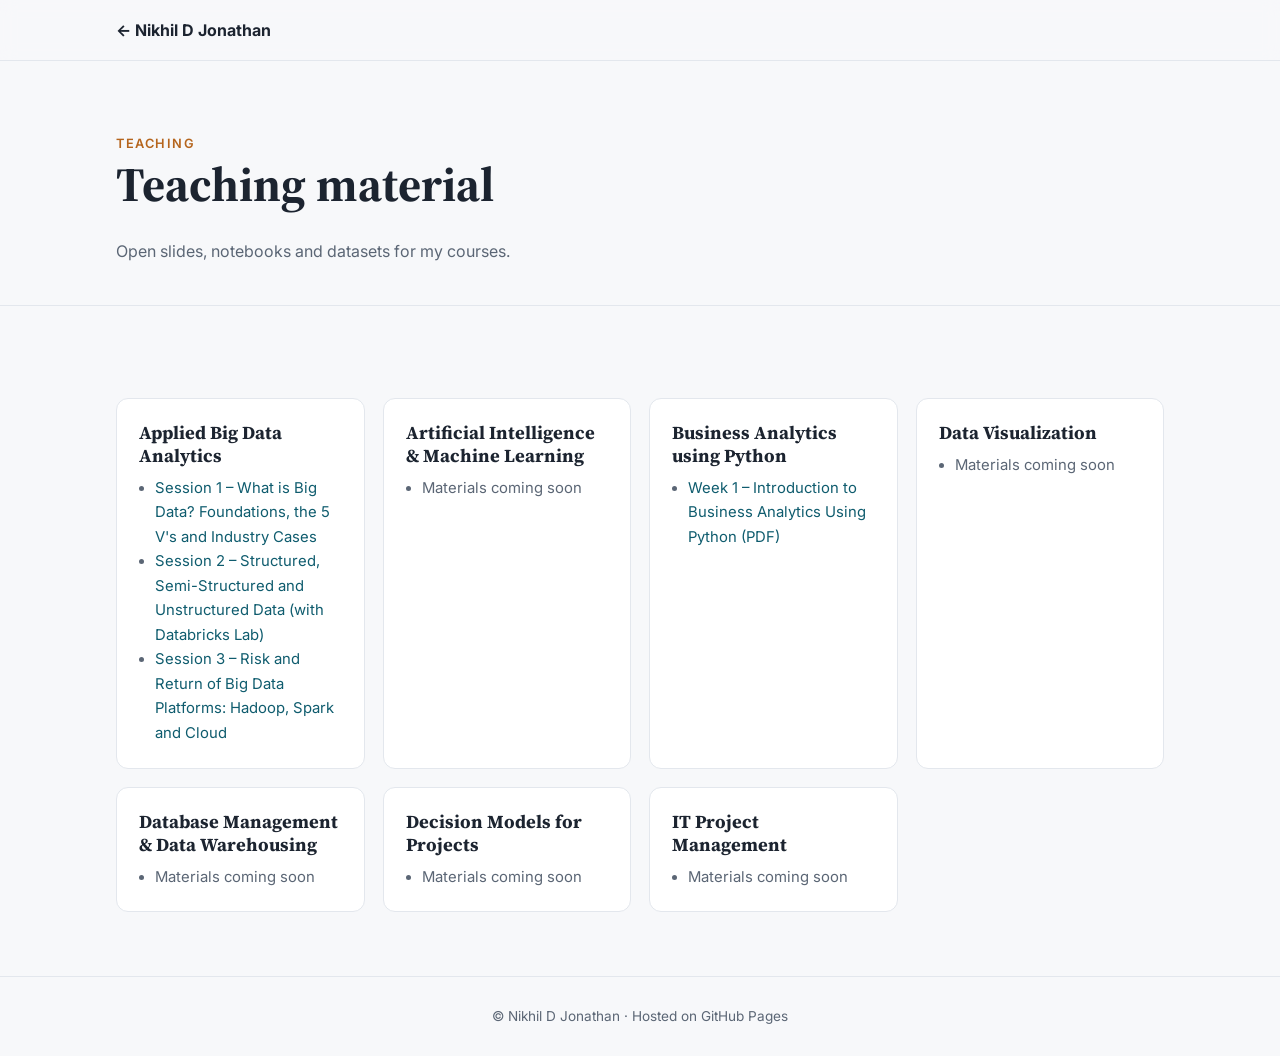
<file: teaching/index.html>
<!doctype html>
<html lang="en">
<head>
  <meta charset="utf-8"><meta name="viewport" content="width=device-width, initial-scale=1">
  <title>Teaching Material | Nikhil D Jonathan</title>
  <link href="https://fonts.googleapis.com/css2?family=Inter:wght@400;500;600;700&family=Source+Serif+4:wght@600;700&display=swap" rel="stylesheet">
  <link rel="stylesheet" href="../assets/style.css">
</head>
<body>
<header class="site"><div class="wrap"><a class="brand" href="../">← Nikhil D Jonathan</a></div></header>
<main>
<section class="hero" style="padding-bottom:24px"><div class="wrap" style="display:block">
  <div class="eyebrow">Teaching</div>
  <h1>Teaching material</h1>
  <p class="lead">Open slides, notebooks and datasets for my courses.</p>
</div></section>

<!-- To add material: put the file in teaching/ (e.g. teaching/ai-ml-week1.pdf)
     and add <li><a href="ai-ml-week1.pdf" target="_blank">Week 1 – Introduction</a></li> under the course. -->
<section><div class="wrap">
  <div class="grid">
    <div class="card"><h3>Applied Big Data Analytics</h3><ul>
      <li><a href="https://claude.ai/artifact/6KaRY5WagcvPYvcN2ojzzZ" target="_blank" rel="noopener">Session 1 – What is Big Data? Foundations, the 5 V's and Industry Cases</a></li>
      <li><a href="https://claude.ai/artifact/1y9n8KhvRgqdB3rVWmtCxd" target="_blank" rel="noopener">Session 2 – Structured, Semi-Structured and Unstructured Data (with Databricks Lab)</a></li>
      <li><a href="https://claude.ai/artifact/MuSf4VYW7B2Br4WHiVqfNo" target="_blank" rel="noopener">Session 3 – Risk and Return of Big Data Platforms: Hadoop, Spark and Cloud</a></li>
    </ul></div>
    <div class="card"><h3>Artificial Intelligence &amp; Machine Learning</h3><ul><li>Materials coming soon</li></ul></div>
    <div class="card"><h3>Business Analytics using Python</h3><ul>
      <li><a href="BANA_W1_2026.pdf" target="_blank">Week 1 – Introduction to Business Analytics Using Python (PDF)</a></li>
    </ul></div>
    <div class="card"><h3>Data Visualization</h3><ul><li>Materials coming soon</li></ul></div>
    <div class="card"><h3>Database Management &amp; Data Warehousing</h3><ul><li>Materials coming soon</li></ul></div>
    <div class="card"><h3>Decision Models for Projects</h3><ul><li>Materials coming soon</li></ul></div>
    <div class="card"><h3>IT Project Management</h3><ul><li>Materials coming soon</li></ul></div>
  </div>
</div></section>
</main>
<footer><div class="wrap">© Nikhil D Jonathan · Hosted on GitHub Pages</div></footer>
</body>
</html>
</file>
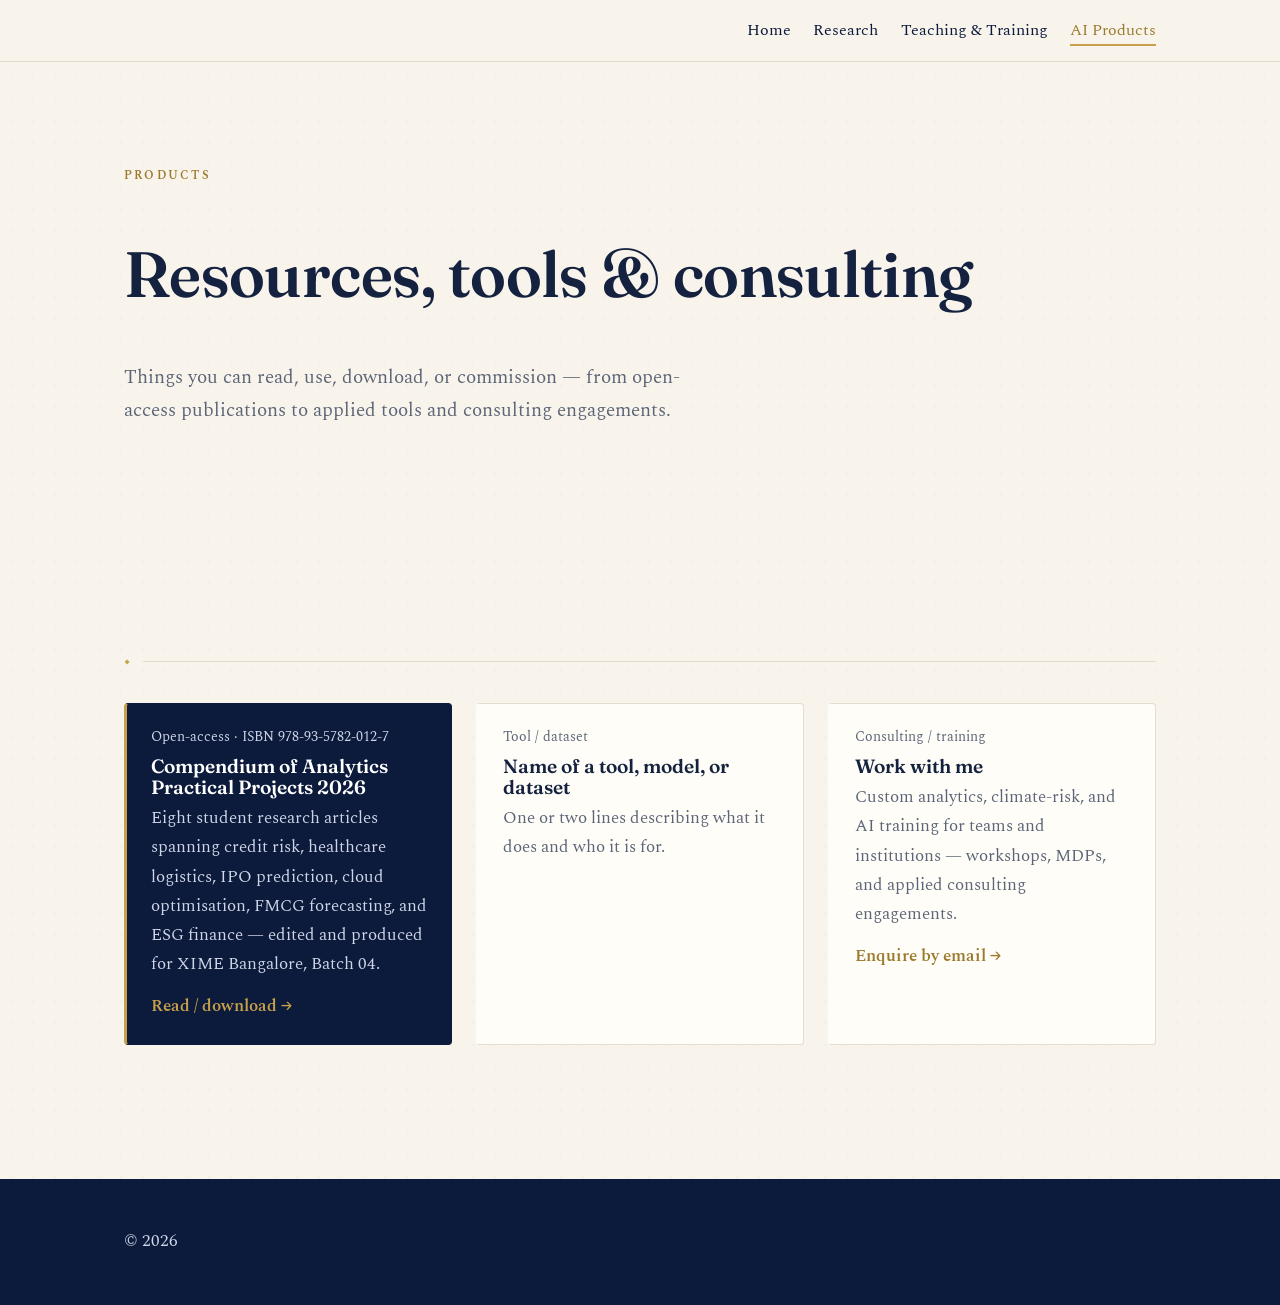
<file: products.html>
<!DOCTYPE html>
<html lang="en">
<head>
  <meta charset="utf-8">
  <meta name="viewport" content="width=device-width, initial-scale=1">
  <title>Products — Nikhil D Jonathan</title>
  <meta name="description" content="Open resources, tools, and consulting from Nikhil D Jonathan.">
  <link rel="preconnect" href="https://fonts.googleapis.com">
  <link rel="preconnect" href="https://fonts.gstatic.com" crossorigin>
  <link href="https://fonts.googleapis.com/css2?family=Fraunces:opsz,wght@9..144,400;9..144,600&family=Spectral:ital,wght@0,400;0,600;1,400&display=swap" rel="stylesheet">
  <link rel="stylesheet" href="styles.css">
</head>

<body data-page="products">
  <header id="site-header"></header>

  <!-- ============ PAGE INTRO  (EDIT this prose) =================== -->
  <section>
    <div class="container">
      <p class="eyebrow reveal">Products</p>
      <h1 class="reveal">Resources, tools &amp; consulting</h1>
      <p class="lead reveal">
        Things you can read, use, download, or commission — from open-access
        publications to applied tools and consulting engagements.
      </p>
    </div>
  </section>

  <!-- ============ PRODUCT LIST  (from data.js) ===================
       The first item with "feature": true is shown as a highlighted card. -->
  <section>
    <div class="container">
      <div class="rule"></div>
      <div class="grid" id="products-list"></div>
    </div>
  </section>

  <footer id="site-footer"></footer>

  <script src="config.js"></script>
  <script src="data.js"></script>
  <script src="site.js"></script>
</body>
</html>
</file>
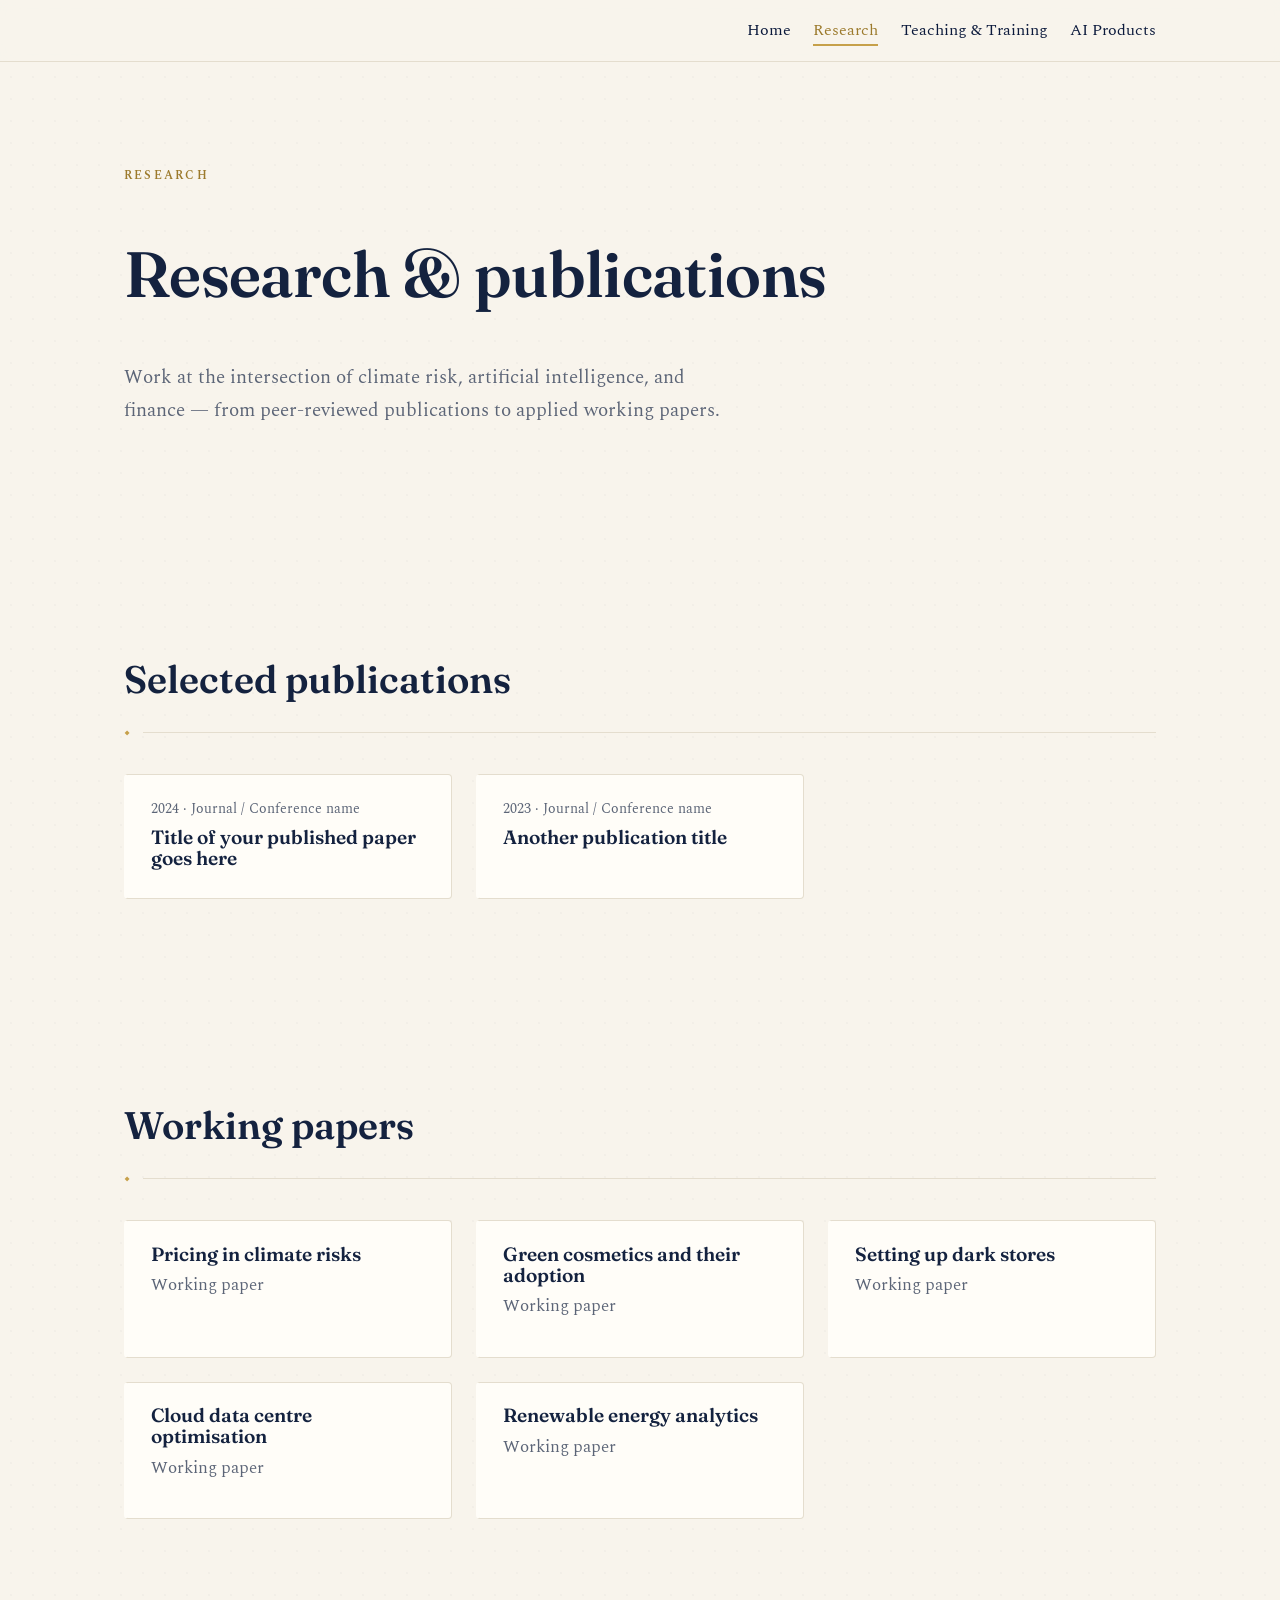
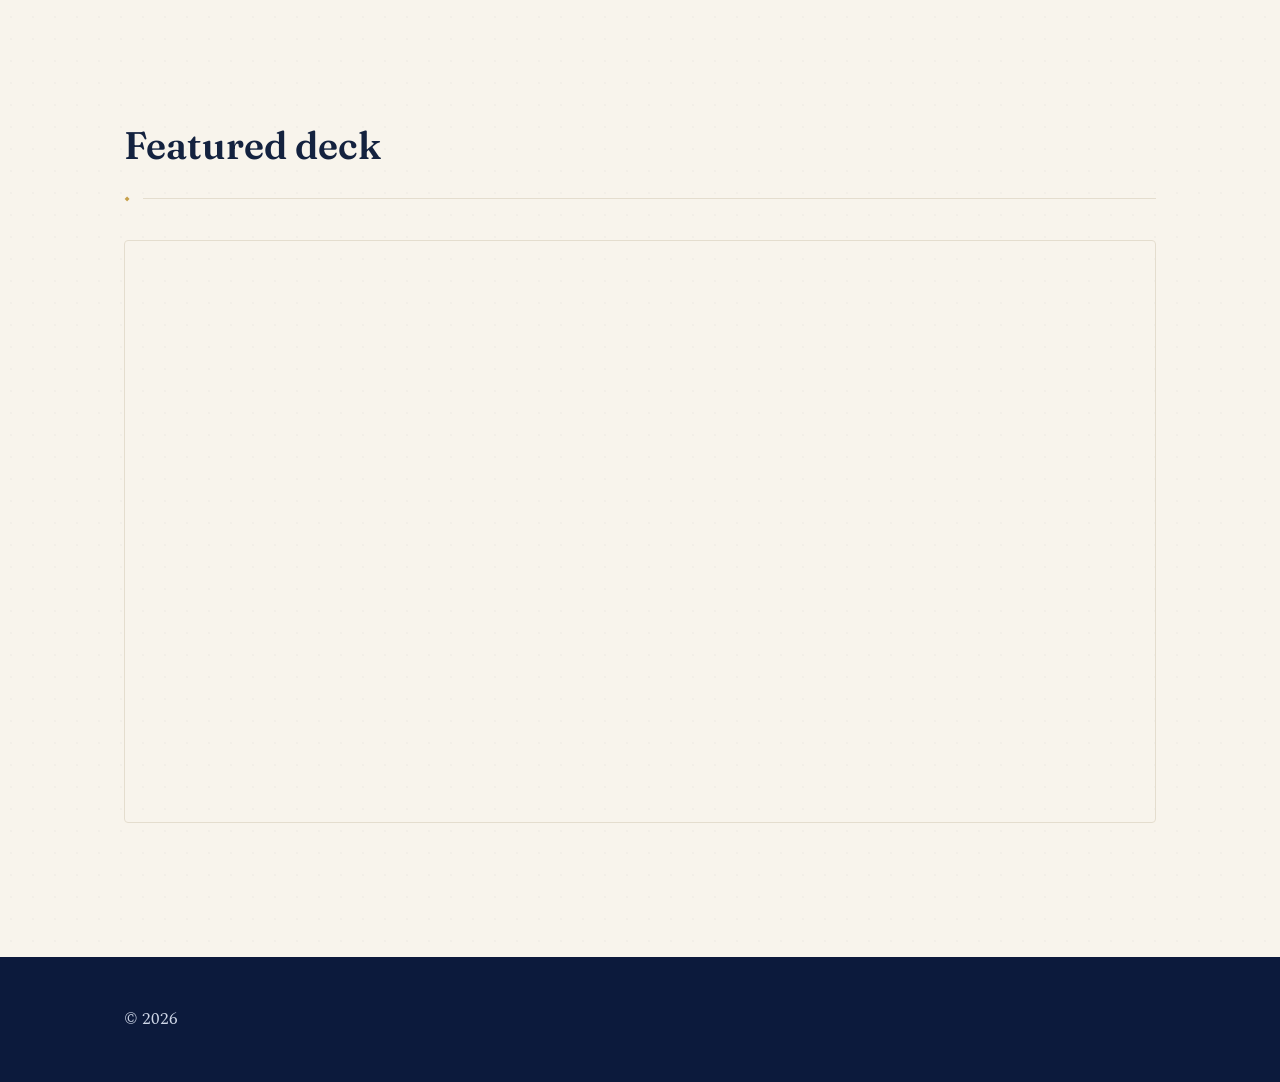
<file: research.html>
<!DOCTYPE html>
<html lang="en">
<head>
  <meta charset="utf-8">
  <meta name="viewport" content="width=device-width, initial-scale=1">
  <title>Research — Nikhil D Jonathan</title>
  <meta name="description" content="Publications, working papers, and open-access research by Nikhil D Jonathan.">
  <link rel="preconnect" href="https://fonts.googleapis.com">
  <link rel="preconnect" href="https://fonts.gstatic.com" crossorigin>
  <link href="https://fonts.googleapis.com/css2?family=Fraunces:opsz,wght@9..144,400;9..144,600&family=Spectral:ital,wght@0,400;0,600;1,400&display=swap" rel="stylesheet">
  <link rel="stylesheet" href="styles.css">
</head>

<body data-page="research">
  <header id="site-header"></header>

  <!-- ============ PAGE INTRO  (EDIT this prose) =================== -->
  <section>
    <div class="container">
      <p class="eyebrow reveal">Research</p>
      <h1 class="reveal">Research &amp; publications</h1>
      <p class="lead reveal">
        Work at the intersection of climate risk, artificial intelligence, and
        finance — from peer-reviewed publications to applied working papers.
      </p>
      <!-- This button links to your Google Scholar (set in config.js) -->
      <div class="btn-row reveal">
        <a class="btn btn--primary" id="scholar-btn" target="_blank" rel="noopener">View on Google Scholar</a>
      </div>
    </div>
  </section>

  <!-- ============ SELECTED PUBLICATIONS  (from data.js) =========== -->
  <section>
    <div class="container">
      <h2>Selected publications</h2>
      <div class="rule"></div>
      <div class="grid" id="publications-list"></div>
    </div>
  </section>

  <!-- ============ WORKING PAPERS  (from data.js) ================== -->
  <section>
    <div class="container">
      <h2>Working papers</h2>
      <div class="rule"></div>
      <div class="grid" id="workingpapers-list"></div>
    </div>
  </section>

  <!-- ============ EMBEDDED SLIDE DECK / TALK  (EDIT) =============
       Paste an embed URL below to show a Google Slides deck, SlideShare,
       or YouTube talk. To hide this section, delete the whole <section>.
       Google Slides: File → Share → Publish to web → Embed → copy the URL.
  -->
  <section>
    <div class="container">
      <h2>Featured deck</h2>
      <div class="rule"></div>
      <div class="embed">
        <iframe
          src="https://docs.google.com/presentation/d/e/PASTE_YOUR_EMBED_ID/embed"
          allowfullscreen title="Featured slide deck"></iframe>
      </div>
    </div>
  </section>

  <footer id="site-footer"></footer>

  <script src="config.js"></script>
  <script src="data.js"></script>
  <script src="site.js"></script>
  <!-- tiny inline script: point the Scholar button at the link in config.js -->
  <script>
    (function () {
      var L = (window.SITE_CONFIG || {}).links || {};
      var btn = document.getElementById("scholar-btn");
      if (btn && L.scholar) { btn.href = L.scholar; } else if (btn) { btn.style.display = "none"; }
    })();
  </script>
</body>
</html>
</file>
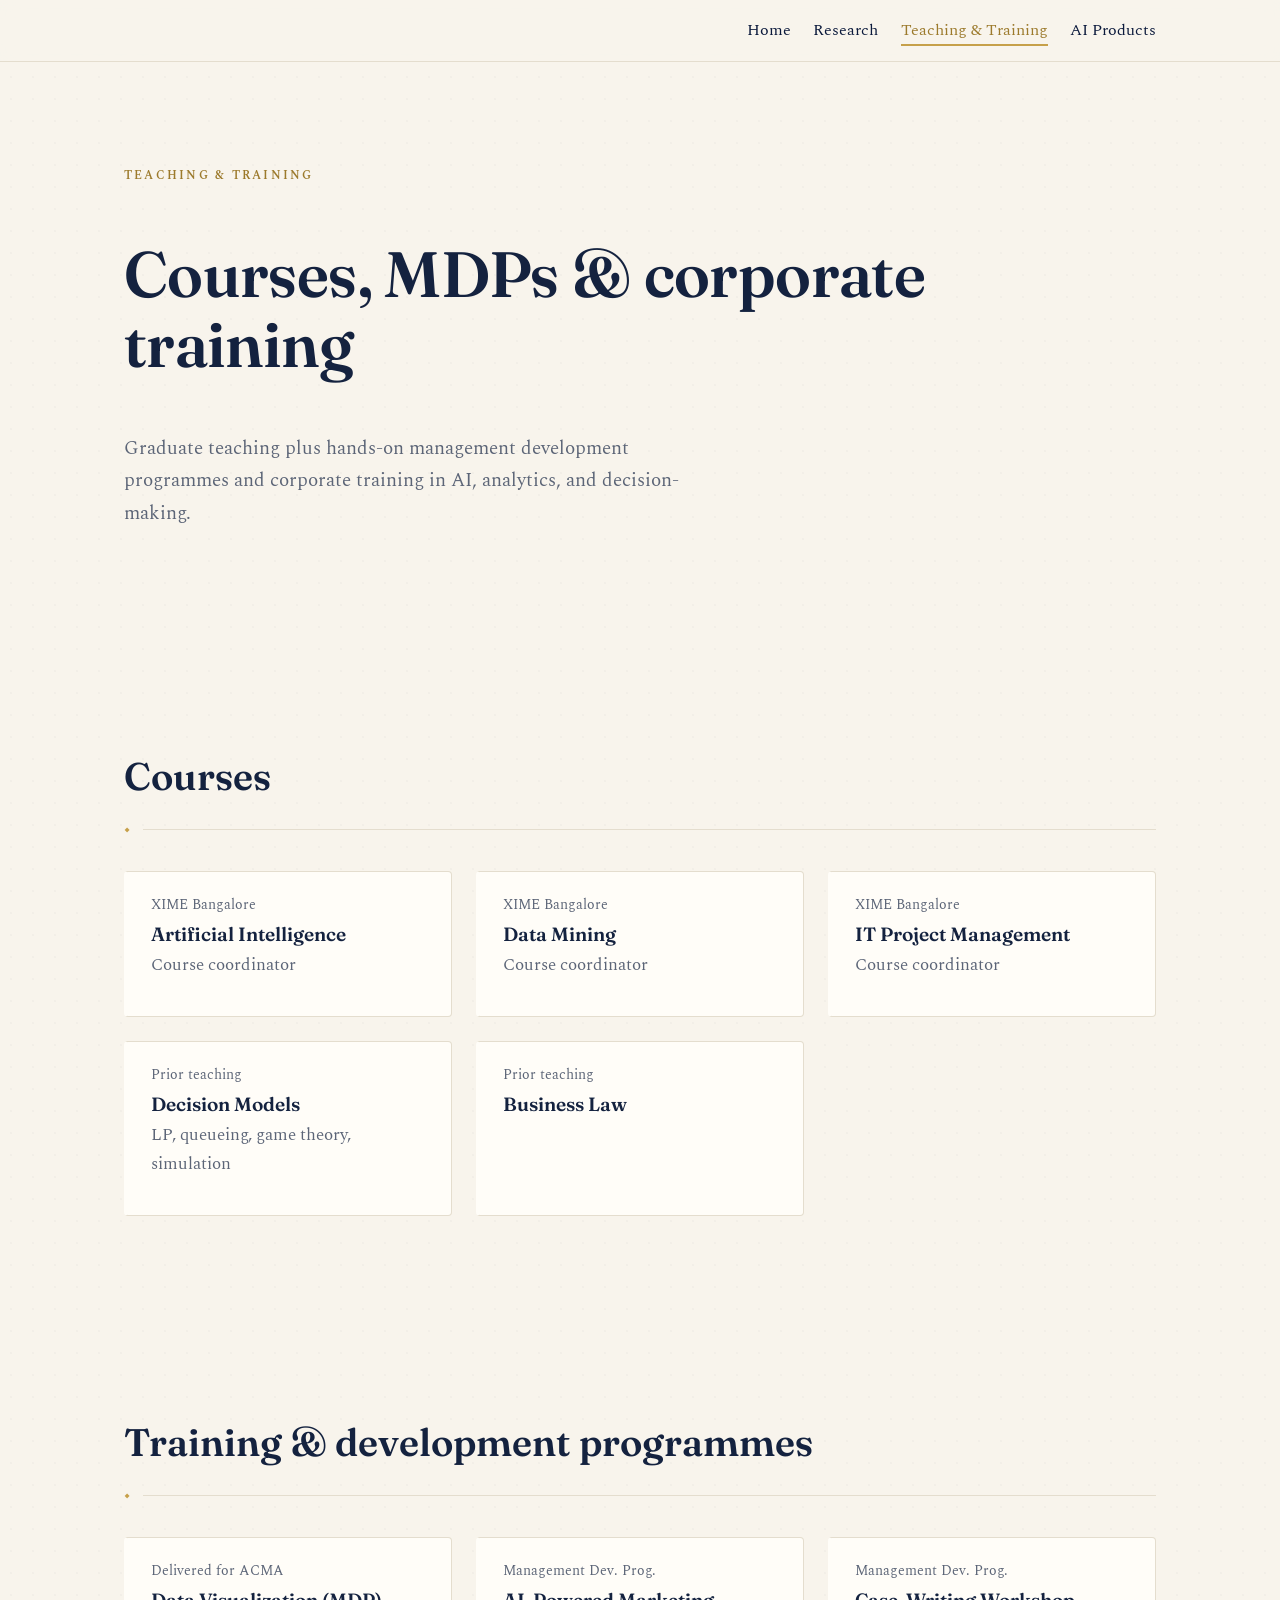
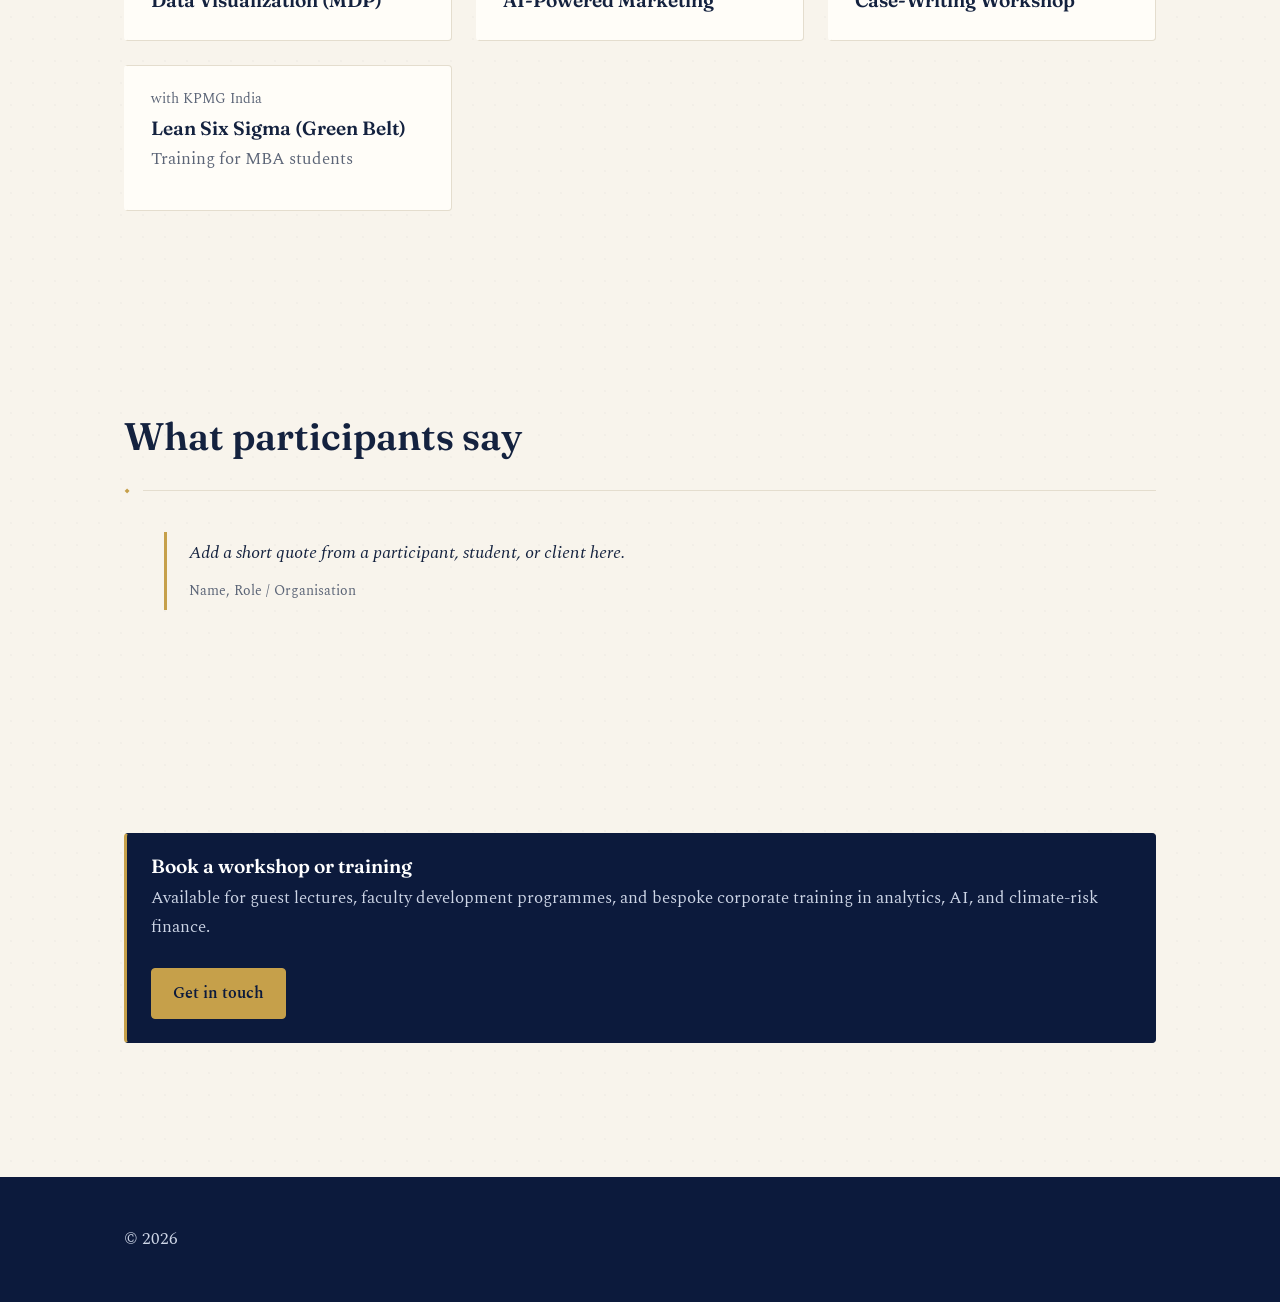
<file: teaching.html>
<!DOCTYPE html>
<html lang="en">
<head>
  <meta charset="utf-8">
  <meta name="viewport" content="width=device-width, initial-scale=1">
  <title>Teaching &amp; Training — Nikhil D Jonathan</title>
  <meta name="description" content="University courses, management development programmes, and corporate training by Nikhil D Jonathan.">
  <link rel="preconnect" href="https://fonts.googleapis.com">
  <link rel="preconnect" href="https://fonts.gstatic.com" crossorigin>
  <link href="https://fonts.googleapis.com/css2?family=Fraunces:opsz,wght@9..144,400;9..144,600&family=Spectral:ital,wght@0,400;0,600;1,400&display=swap" rel="stylesheet">
  <link rel="stylesheet" href="styles.css">
</head>

<body data-page="teaching">
  <header id="site-header"></header>

  <!-- ============ PAGE INTRO  (EDIT this prose) =================== -->
  <section>
    <div class="container">
      <p class="eyebrow reveal">Teaching &amp; Training</p>
      <h1 class="reveal">Courses, MDPs &amp; corporate training</h1>
      <p class="lead reveal">
        Graduate teaching plus hands-on management development programmes and
        corporate training in AI, analytics, and decision-making.
      </p>
    </div>
  </section>

  <!-- ============ COURSES  (from data.js) ======================== -->
  <section>
    <div class="container">
      <h2>Courses</h2>
      <div class="rule"></div>
      <div class="grid" id="courses-list"></div>
    </div>
  </section>

  <!-- ============ TRAINING / MDPs  (from data.js) ================ -->
  <section>
    <div class="container">
      <h2>Training &amp; development programmes</h2>
      <div class="rule"></div>
      <div class="grid" id="training-list"></div>
    </div>
  </section>

  <!-- ============ TESTIMONIALS  (from data.js) =================== -->
  <section>
    <div class="container">
      <h2>What participants say</h2>
      <div class="rule"></div>
      <div id="testimonials-list"></div>
    </div>
  </section>

  <!-- ============ WORK-WITH-ME FUNNEL  (EDIT) ====================
       This is your lead-generation block. Keep the call to action clear. -->
  <section>
    <div class="container">
      <article class="card card--feature">
        <h3 class="card__title">Book a workshop or training</h3>
        <p>Available for guest lectures, faculty development programmes, and
           bespoke corporate training in analytics, AI, and climate-risk finance.</p>
        <div class="btn-row">
          <a class="btn btn--primary" id="contact-btn">Get in touch</a>
        </div>
      </article>
    </div>
  </section>

  <footer id="site-footer"></footer>

  <script src="config.js"></script>
  <script src="data.js"></script>
  <script src="site.js"></script>
  <!-- point the contact button at your email from config.js -->
  <script>
    (function () {
      var L = (window.SITE_CONFIG || {}).links || {};
      var btn = document.getElementById("contact-btn");
      if (btn && L.email) { btn.href = "mailto:" + L.email; }
    })();
  </script>
</body>
</html>
</file>
<file: assets/style.css>
/* ===== Theme tokens ===== */
:root {
  --bg: #f7f8fa;
  --surface: #ffffff;
  --text: #1c2430;
  --muted: #5b6675;
  --line: #e3e7ed;
  --accent: #0f5c6e;
  --accent-soft: #e3f1f3;
  --accent-2: #b5651d;
  --radius: 12px;
  --max: 1080px;
}
@media (prefers-color-scheme: dark) {
  :root:not([data-theme="light"]) {
    --bg: #0f141a; --surface: #161d25; --text: #e6ebf0; --muted: #9aa6b4;
    --line: #26303b; --accent: #5cc3d6; --accent-soft: #15313a; --accent-2: #e0a060;
  }
}
:root[data-theme="dark"] {
  --bg: #0f141a; --surface: #161d25; --text: #e6ebf0; --muted: #9aa6b4;
  --line: #26303b; --accent: #5cc3d6; --accent-soft: #15313a; --accent-2: #e0a060;
}

/* ===== Base ===== */
* { box-sizing: border-box; }
html { scroll-behavior: smooth; scroll-padding-top: 72px; }
body {
  margin: 0; background: var(--bg); color: var(--text);
  font-family: "Inter", system-ui, -apple-system, Segoe UI, Roboto, sans-serif;
  font-size: 16px; line-height: 1.65;
}
a { color: var(--accent); text-decoration: none; }
a:hover { text-decoration: underline; }
h1, h2, h3 { font-family: "Source Serif 4", Georgia, serif; line-height: 1.25; margin: 0 0 .5em; }
h2 { font-size: 1.9rem; }
h3 { font-size: 1.15rem; }
.wrap { max-width: var(--max); margin: 0 auto; padding: 0 16px; }
section { padding: 64px 0; border-top: 1px solid var(--line); }
.eyebrow { color: var(--accent-2); font-weight: 600; font-size: .8rem; letter-spacing: .12em; text-transform: uppercase; }
.lead { color: var(--muted); max-width: 720px; }

/* ===== Header / nav ===== */
header.site {
  position: sticky; top: 0; z-index: 10; background: color-mix(in srgb, var(--bg) 88%, transparent);
  backdrop-filter: blur(8px); border-bottom: 1px solid var(--line);
}
header.site .wrap { display: flex; align-items: center; justify-content: space-between; height: 60px; gap: 12px; }
.brand { font-weight: 700; color: var(--text); white-space: nowrap; }
nav ul { list-style: none; display: flex; gap: 20px; margin: 0; padding: 0; }
nav a { color: var(--muted); font-size: .92rem; font-weight: 500; }
nav a:hover { color: var(--accent); text-decoration: none; }
.menu-btn, .theme-btn {
  background: none; border: 1px solid var(--line); color: var(--text); border-radius: 8px;
  padding: 6px 10px; cursor: pointer; font: inherit; font-size: .85rem;
}
.menu-btn { display: none; }
@media (max-width: 820px) {
  .menu-btn { display: inline-block; }
  nav ul { display: none; position: absolute; top: 60px; left: 0; right: 0; flex-direction: column;
    background: var(--surface); border-bottom: 1px solid var(--line); padding: 12px 16px; gap: 12px; }
  nav ul.open { display: flex; }
}

/* ===== Hero ===== */
.hero { padding: 72px 0 56px; border-top: none; }
.hero .wrap { display: grid; grid-template-columns: 1fr 220px; gap: 40px; align-items: center; }
.hero h1 { font-size: clamp(2rem, 4.5vw, 3rem); }
.hero .role { font-size: 1.1rem; color: var(--muted); margin: 0 0 1rem; }
.hero img { width: 220px; height: 220px; border-radius: 50%; object-fit: cover; border: 4px solid var(--surface); box-shadow: 0 6px 24px rgba(0,0,0,.12); }
.chips { display: flex; flex-wrap: wrap; gap: 8px; margin: 18px 0 24px; }
.chip { background: var(--accent-soft); color: var(--accent); padding: 4px 12px; border-radius: 999px; font-size: .85rem; font-weight: 500; }
.btns { display: flex; flex-wrap: wrap; gap: 10px; }
.btn { display: inline-block; padding: 10px 18px; border-radius: 8px; font-weight: 600; font-size: .95rem; border: 1px solid var(--accent); }
.btn.primary { background: var(--accent); color: var(--surface); }
.btn.ghost { color: var(--accent); }
.btn:hover { text-decoration: none; opacity: .9; }
@media (max-width: 720px) {
  .hero .wrap { grid-template-columns: 1fr; }
  .hero img { width: 150px; height: 150px; order: -1; }
}

/* ===== Cards / grids ===== */
.grid { display: grid; gap: 18px; grid-template-columns: repeat(auto-fit, minmax(240px, 1fr)); margin-top: 28px; }
.card { background: var(--surface); border: 1px solid var(--line); border-radius: var(--radius); padding: 22px; }
.card p { margin: .4em 0 0; color: var(--muted); font-size: .95rem; }
.card ul { margin: .6em 0 0; padding-left: 1.1em; color: var(--muted); font-size: .93rem; }
.icon { font-size: 1.5rem; margin-bottom: 6px; }
.stats { display: grid; grid-template-columns: repeat(auto-fit, minmax(140px, 1fr)); gap: 14px; margin-top: 28px; }
.stat { background: var(--surface); border: 1px solid var(--line); border-radius: var(--radius); padding: 18px; text-align: center; }
.stat b { display: block; font-size: 2rem; color: var(--accent); font-family: "Source Serif 4", Georgia, serif; }
.stat span { color: var(--muted); font-size: .88rem; }

/* ===== Publications ===== */
.pub-group { margin-top: 32px; }
.pub-group h3 { border-left: 3px solid var(--accent-2); padding-left: 10px; }
ol.pubs { list-style: none; padding: 0; margin: 0; counter-reset: p; }
ol.pubs li { background: var(--surface); border: 1px solid var(--line); border-radius: 10px; padding: 14px 16px; margin-bottom: 10px; font-size: .95rem; }
ol.pubs .yr { display: inline-block; font-weight: 700; color: var(--accent); margin-right: 8px; }
ol.pubs em { color: var(--muted); }
.tag { font-size: .75rem; padding: 2px 8px; border-radius: 6px; background: var(--accent-soft); color: var(--accent); margin-left: 6px; white-space: nowrap; }

/* ===== Timeline ===== */
.timeline { list-style: none; padding: 0; margin: 28px 0 0; border-left: 2px solid var(--line); }
.timeline li { position: relative; padding: 0 0 20px 22px; }
.timeline li::before { content: ""; position: absolute; left: -7px; top: 6px; width: 12px; height: 12px; border-radius: 50%; background: var(--accent); }
.timeline .when { font-size: .85rem; color: var(--accent-2); font-weight: 600; }
.timeline p { margin: 2px 0 0; color: var(--muted); font-size: .95rem; }

.two-col { display: grid; grid-template-columns: 1fr 1fr; gap: 32px; }
@media (max-width: 820px) { .two-col { grid-template-columns: 1fr; } }

/* ===== Contact / footer ===== */
.contact-list { list-style: none; padding: 0; margin: 20px 0 0; display: grid; gap: 10px; }
.contact-list li { font-size: 1rem; }
footer { padding: 28px 0; border-top: 1px solid var(--line); color: var(--muted); font-size: .85rem; text-align: center; }
</file>
<file: styles.css>
/* =====================================================================
   NIKHIL D JONATHAN — PERSONAL BRAND SITE
   styles.css  ·  THE DESIGN SYSTEM
   ---------------------------------------------------------------------
   HOW THIS FILE IS ORGANISED
     1. THEME TOKENS   → colours, fonts, spacing. EDIT HERE to re-skin
                          the WHOLE site. You rarely need to touch the rest.
     2. BASE           → resets and default element styles
     3. LAYOUT         → page shell, sections, grid
     4. COMPONENTS     → nav, hero, buttons, cards, footer, etc.
     5. MOTION         → page-load reveal animation
     6. RESPONSIVE     → small-screen adjustments
   Tip: search for the word "EDIT" to jump to things you'll commonly change.
   ===================================================================== */

/* ---------------------------------------------------------------------
   1. THEME TOKENS  ·  EDIT COLOURS / FONTS / SPACING HERE
   --------------------------------------------------------------------- */
:root {
  /* Brand colours (navy + gold, matching the compendium) ------------- */
  --color-navy:       #0c1a3c;   /* dominant dark        */
  --color-navy-soft:  #16294f;   /* lighter navy panels  */
  --color-gold:       #c6a04a;   /* accent / highlights  */
  --color-gold-deep:  #9c7a2c;   /* hover state for gold */
  --color-paper:      #f8f4ec;   /* page background      */
  --color-card:       #fffdf8;   /* card background      */
  --color-ink:        #14223f;   /* body text            */
  --color-muted:      #5c6577;   /* secondary text       */
  --color-line:       #e4ddce;   /* hairline borders     */

  /* Fonts (loaded from Google Fonts in each .html <head>) ------------ */
  --font-display: "Fraunces", Georgia, serif;  /* headings   */
  --font-body:    "Spectral", Georgia, serif;  /* body text  */

  /* Spacing & shape -------------------------------------------------- */
  --space:        clamp(1rem, 2vw, 1.5rem);
  --section-pad:  clamp(3.5rem, 8vw, 7rem);
  --maxw:         1080px;            /* content max width */
  --radius:       4px;              /* corner rounding   */
  --shadow:       0 14px 40px -22px rgba(12, 26, 60, 0.45);
}

/* ---------------------------------------------------------------------
   2. BASE
   --------------------------------------------------------------------- */
*, *::before, *::after { box-sizing: border-box; }

html { scroll-behavior: smooth; }

body {
  margin: 0;
  font-family: var(--font-body);
  font-size: 1.075rem;
  line-height: 1.7;
  color: var(--color-ink);
  background: var(--color-paper);
  /* faint editorial paper texture */
  background-image: radial-gradient(rgba(12,26,60,0.022) 1px, transparent 1px);
  background-size: 22px 22px;
  -webkit-font-smoothing: antialiased;
}

h1, h2, h3 { font-family: var(--font-display); line-height: 1.1; font-weight: 600; }
h1 { font-size: clamp(2.4rem, 6vw, 4rem); letter-spacing: -0.01em; }
h2 { font-size: clamp(1.7rem, 4vw, 2.4rem); margin: 0 0 0.6em; }
h3 { font-size: 1.3rem; margin: 0 0 0.3em; }

a { color: var(--color-navy); text-decoration: none; }
a:hover { color: var(--color-gold-deep); }

p { margin: 0 0 1em; }
img { max-width: 100%; display: block; }

/* keyboard-focus outline for accessibility */
:focus-visible { outline: 2px solid var(--color-gold); outline-offset: 3px; }

/* ---------------------------------------------------------------------
   3. LAYOUT
   --------------------------------------------------------------------- */
.container { width: 100%; max-width: var(--maxw); margin: 0 auto; padding: 0 var(--space); }

section { padding: var(--section-pad) 0; }

/* a small gold "eyebrow" label used above section headings */
.eyebrow {
  font-family: var(--font-body);
  text-transform: uppercase;
  letter-spacing: 0.18em;
  font-size: 0.78rem;
  font-weight: 600;
  color: var(--color-gold-deep);
  margin: 0 0 0.6rem;
}

/* a thin decorative rule with a gold diamond — editorial flourish */
.rule { display: flex; align-items: center; gap: 0.8rem; margin: 0 0 2rem; color: var(--color-gold); }
.rule::after { content: ""; height: 1px; flex: 1; background: var(--color-line); }
.rule::before { content: "\25C6"; font-size: 0.7rem; } /* ◆ */

.lead { font-size: 1.2rem; color: var(--color-muted); max-width: 60ch; }

/* responsive auto-grid used for card lists */
.grid {
  display: grid;
  gap: var(--space);
  grid-template-columns: repeat(auto-fill, minmax(280px, 1fr));
}

/* ---------------------------------------------------------------------
   4. COMPONENTS
   --------------------------------------------------------------------- */

/* --- Top navigation (built by site.js) --- */
.nav {
  position: sticky; top: 0; z-index: 50;
  background: rgba(248,244,236,0.88);
  backdrop-filter: blur(8px);
  border-bottom: 1px solid var(--color-line);
}
.nav__inner { display: flex; align-items: center; justify-content: space-between; padding: 1rem var(--space); max-width: var(--maxw); margin: 0 auto; }
.nav__brand { font-family: var(--font-display); font-weight: 600; font-size: 1.15rem; color: var(--color-navy); }
.nav__links { display: flex; gap: 1.4rem; list-style: none; margin: 0; padding: 0; }
.nav__links a { font-size: 0.98rem; padding-bottom: 2px; border-bottom: 2px solid transparent; }
.nav__links a:hover { border-color: var(--color-gold); }
.nav__links a.is-active { border-color: var(--color-gold); color: var(--color-gold-deep); }

/* --- Buttons --- */
.btn {
  display: inline-flex; align-items: center; gap: 0.5rem;
  font-family: var(--font-body); font-size: 1rem; font-weight: 600;
  padding: 0.7rem 1.3rem; border-radius: var(--radius);
  border: 1.5px solid var(--color-navy); cursor: pointer;
  transition: transform 0.15s ease, background 0.15s ease, color 0.15s ease;
}
.btn:hover { transform: translateY(-2px); }
.btn--primary { background: var(--color-gold); border-color: var(--color-gold); color: var(--color-navy); }
.btn--primary:hover { background: var(--color-gold-deep); border-color: var(--color-gold-deep); color: #fff; }
.btn--ghost { background: transparent; color: var(--color-navy); }
.btn--ghost:hover { background: var(--color-navy); color: var(--color-paper); }
.btn-row { display: flex; flex-wrap: wrap; gap: 0.8rem; margin-top: 1.6rem; }

/* --- Hero (home page) --- */
.hero { background: var(--color-navy); color: var(--color-paper); border-bottom: 3px solid var(--color-gold); }
.hero__inner { display: grid; grid-template-columns: 1.4fr 0.9fr; gap: clamp(2rem, 5vw, 4rem); align-items: center; padding: var(--section-pad) var(--space); max-width: var(--maxw); margin: 0 auto; }
.hero h1 { color: #fff; margin: 0.3rem 0; }
.hero__role { color: var(--color-gold); font-weight: 600; letter-spacing: 0.04em; }
.hero__tagline { font-size: 1.35rem; font-style: italic; color: var(--color-paper); max-width: 30ch; margin: 1rem 0 0.6rem; }
.hero__bio { color: #cdd5e6; max-width: 46ch; }
.hero__photo { justify-self: center; }
.hero__photo img { width: clamp(190px, 22vw, 280px); height: clamp(190px, 22vw, 280px); object-fit: cover; border-radius: 50%; border: 4px solid var(--color-gold); box-shadow: var(--shadow); }
.hero .btn--ghost { color: var(--color-paper); border-color: var(--color-paper); }
.hero .btn--ghost:hover { background: var(--color-paper); color: var(--color-navy); }

/* --- Focus-areas strip (home) --- */
.focus { display: flex; flex-wrap: wrap; gap: 0.6rem; list-style: none; padding: 0; margin: 0; }
.focus li { border: 1px solid var(--color-line); background: var(--color-card); padding: 0.45rem 0.9rem; border-radius: 999px; font-size: 0.92rem; }

/* --- Cards (used for publications, courses, products, etc.) --- */
.card {
  background: var(--color-card);
  border: 1px solid var(--color-line);
  border-left: 3px solid transparent;
  border-radius: var(--radius);
  padding: 1.4rem 1.5rem;
  transition: border-color 0.18s ease, transform 0.18s ease, box-shadow 0.18s ease;
}
.card:hover { border-left-color: var(--color-gold); transform: translateY(-3px); box-shadow: var(--shadow); }
.card__meta { font-size: 0.85rem; color: var(--color-muted); margin-bottom: 0.4rem; }
.card__title { font-family: var(--font-display); font-size: 1.2rem; margin: 0 0 0.4rem; }
.card p { color: var(--color-muted); margin: 0 0 0.8rem; }
.card__link { font-weight: 600; color: var(--color-gold-deep); }
.card__link::after { content: " \2192"; } /* arrow → */

/* a featured/highlight card (e.g. the compendium) */
.card--feature { background: var(--color-navy); color: var(--color-paper); border-color: var(--color-navy); border-left-color: var(--color-gold); }
.card--feature .card__title { color: #fff; }
.card--feature p, .card--feature .card__meta { color: #cdd5e6; }
.card--feature .card__link { color: var(--color-gold); }

/* --- Simple two-column "what I do" links (home) --- */
.pillars { display: grid; grid-template-columns: repeat(auto-fit, minmax(220px, 1fr)); gap: var(--space); }

/* --- Quote / testimonial --- */
.quote { border-left: 3px solid var(--color-gold); padding: 0.4rem 0 0.4rem 1.4rem; font-style: italic; font-size: 1.15rem; }
.quote cite { display: block; font-style: normal; font-size: 0.9rem; color: var(--color-muted); margin-top: 0.6rem; }

/* --- Responsive video / slide embed wrapper (keeps 16:9) --- */
.embed { position: relative; padding-top: 56.25%; border-radius: var(--radius); overflow: hidden; border: 1px solid var(--color-line); }
.embed iframe { position: absolute; inset: 0; width: 100%; height: 100%; border: 0; }

/* --- Footer (built by site.js) --- */
.footer { background: var(--color-navy); color: #cdd5e6; padding: 3rem 0; margin-top: 2rem; }
.footer__inner { max-width: var(--maxw); margin: 0 auto; padding: 0 var(--space); display: flex; flex-wrap: wrap; gap: 1rem 2rem; justify-content: space-between; align-items: center; }
.footer a { color: var(--color-gold); }
.footer__links { display: flex; gap: 1.2rem; flex-wrap: wrap; }

/* ---------------------------------------------------------------------
   5. MOTION  ·  gentle staggered reveal on page load
   --------------------------------------------------------------------- */
@keyframes fadeUp { from { opacity: 0; transform: translateY(14px); } to { opacity: 1; transform: none; } }
.reveal { opacity: 0; animation: fadeUp 0.7s ease forwards; }
.reveal:nth-child(2) { animation-delay: 0.08s; }
.reveal:nth-child(3) { animation-delay: 0.16s; }
.reveal:nth-child(4) { animation-delay: 0.24s; }
@media (prefers-reduced-motion: reduce) { .reveal { animation: none; opacity: 1; } }

/* ---------------------------------------------------------------------
   6. RESPONSIVE
   --------------------------------------------------------------------- */
@media (max-width: 760px) {
  .hero__inner { grid-template-columns: 1fr; text-align: center; }
  .hero__photo { order: -1; }
  .hero__tagline, .hero__bio { margin-left: auto; margin-right: auto; }
  .nav__links { gap: 0.9rem; font-size: 0.9rem; }
  .footer__inner { flex-direction: column; text-align: center; }
}
</file>
